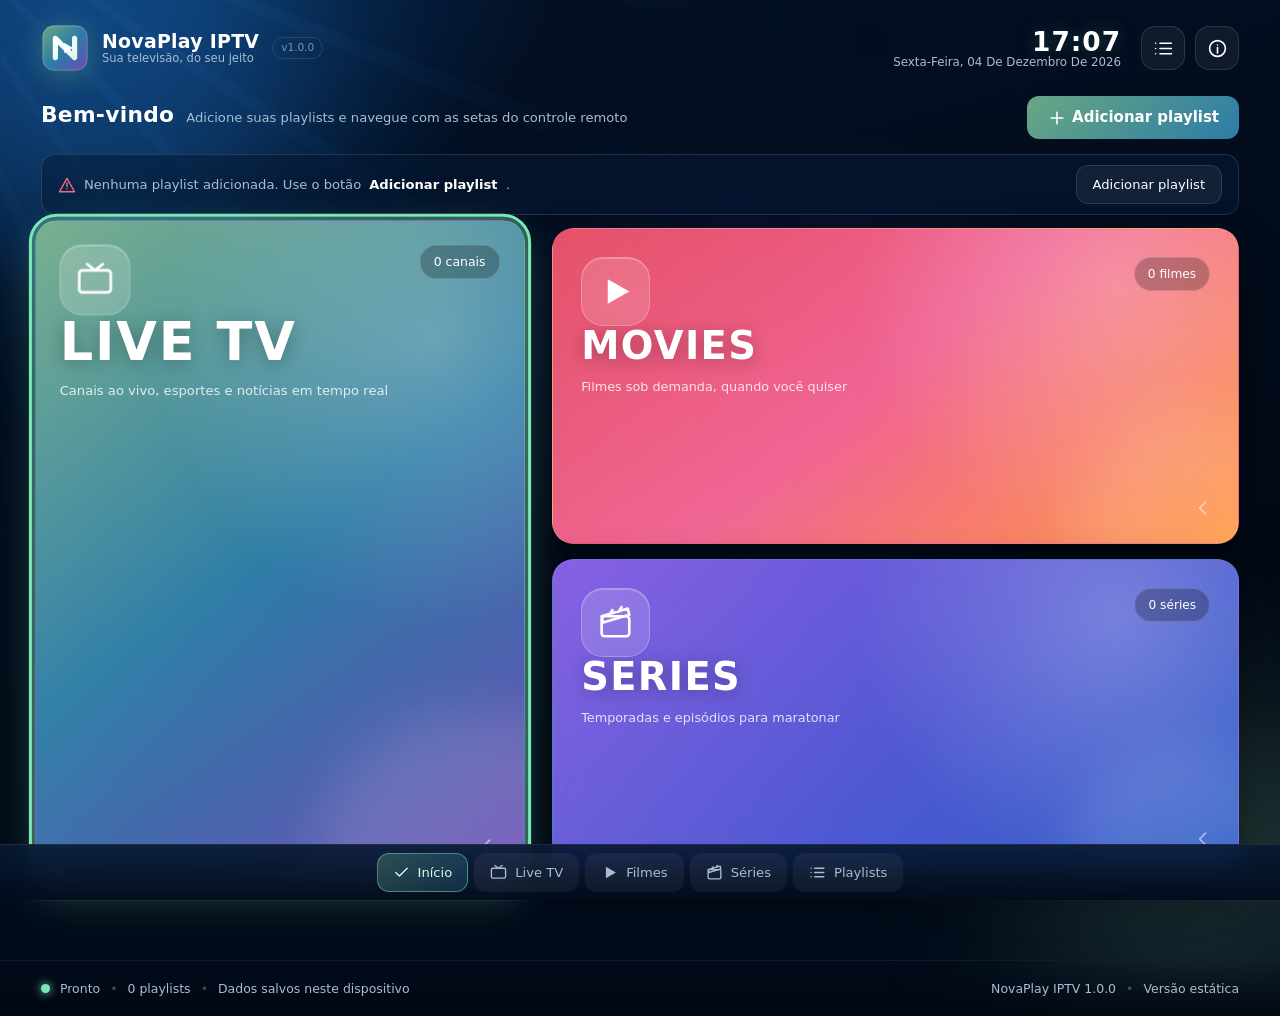
<file: docs/index.html>
<!doctype html>
<!-- Versão estática do NovaPlay IPTV — funciona no GitHub Pages, sem PHP. -->
<html lang="pt-BR">
<head>
<meta charset="utf-8">
<meta name="viewport" content="width=device-width,initial-scale=1,viewport-fit=cover">
<meta name="theme-color" content="#020B19">
<meta http-equiv="Cache-Control" content="no-cache, no-store, must-revalidate">
<meta name="description" content="Player IPTV estático — playlists salvas no dispositivo">
<title>NovaPlay IPTV</title>
<link rel="manifest" href="manifest.json">
<link rel="icon" href="assets/icons/icon.svg" type="image/svg+xml">
<link href="assets/css/vendor/bootstrap.min.css?v=static1" rel="stylesheet">
<link href="assets/css/vendor/video-js.min.css?v=static1" rel="stylesheet">
<link href="assets/css/base.css?v=static1" rel="stylesheet">
<link href="assets/css/home.css?v=static1" rel="stylesheet">
<link href="assets/css/app.css?v=static1" rel="stylesheet">
</head>
<body class="page-home" data-page="home">

<svg class="svg-sprite" aria-hidden="true" width="0" height="0" style="position:absolute">
  <symbol id="i-tv" viewBox="0 0 24 24"><rect x="2" y="6" width="20" height="14" rx="2"/><path d="M7 2l5 4 5-4"/></symbol>
  <symbol id="i-play" viewBox="0 0 24 24"><path d="M7 4l14 8-14 8z" fill="currentColor" stroke="none"/></symbol>
  <symbol id="i-clapper" viewBox="0 0 24 24"><rect x="3" y="8" width="18" height="13" rx="2"/><path d="M3 8l17-5 1 4-17 5zM8 7l2-3M14 5l2-3"/></symbol>
  <symbol id="i-user" viewBox="0 0 24 24"><circle cx="12" cy="8" r="4"/><path d="M4 21a8 8 0 0 1 16 0"/></symbol>
  <symbol id="i-info" viewBox="0 0 24 24"><circle cx="12" cy="12" r="9"/><path d="M12 11v6m0-9h.01"/></symbol>
  <symbol id="i-back" viewBox="0 0 24 24"><path d="M15 5l-7 7 7 7"/></symbol>
  <symbol id="i-list" viewBox="0 0 24 24"><path d="M8 6h13M8 12h13M8 18h13M3 6h.01M3 12h.01M3 18h.01"/></symbol>
  <symbol id="i-plus" viewBox="0 0 24 24"><path d="M12 5v14M5 12h14"/></symbol>
  <symbol id="i-refresh" viewBox="0 0 24 24"><path d="M20 6v5h-5M4 18v-5h5"/><path d="M19 11a7 7 0 0 0-12-3L4 11m1 2a7 7 0 0 0 12 3l3-3"/></symbol>
  <symbol id="i-trash" viewBox="0 0 24 24"><path d="M4 7h16M9 7V4h6v3m-9 0l1 14h10l1-14"/></symbol>
  <symbol id="i-heart" viewBox="0 0 24 24"><path d="M12 20s-8-4.6-8-10a4.5 4.5 0 0 1 8-2.8A4.5 4.5 0 0 1 20 10c0 5.4-8 10-8 10z"/></symbol>
  <symbol id="i-warn" viewBox="0 0 24 24"><path d="M12 3l10 18H2L12 3zM12 9v5m0 3h.01"/></symbol>
  <symbol id="i-check" viewBox="0 0 24 24"><path d="M4 12l5 5L20 6"/></symbol>
  <symbol id="i-volume" viewBox="0 0 24 24"><path d="M4 9v6h4l5 4V5L8 9H4zM17 9a4 4 0 0 1 0 6"/></symbol>
  <symbol id="i-expand" viewBox="0 0 24 24"><path d="M8 3H3v5M16 3h5v5M8 21H3v-5m13 5h5v-5"/></symbol>
  <symbol id="i-bolt" viewBox="0 0 24 24"><path d="M13 2L4 14h7l-1 8 9-12h-7l1-8z"/></symbol>
</svg>

<div class="ambient-orb one"></div><div class="ambient-orb two"></div>

<header class="app-header">
  <a class="brand" href="#home" data-focusable aria-label="Início">
    <img class="brand-logo" src="assets/logos/logo.svg" alt="">
    <span class="brand-text"><strong class="brand-name">NovaPlay IPTV</strong><span class="brand-tag">Sua televisão, do seu jeito</span></span>
    <span class="brand-version">v1.0.0</span>
  </a>
  <div class="header-tools">
    <div class="clock"><span class="clock-time" id="clock-time">--:--</span><span class="clock-date" id="clock-date">--</span></div>
    <button class="icon-btn" id="btn-back" data-focusable title="Voltar" style="display:none"><svg class="ico"><use href="#i-back"/></svg></button>
    <button class="icon-btn" id="btn-playlists" data-focusable title="Playlists"><svg class="ico"><use href="#i-list"/></svg></button>
    <button class="icon-btn" id="btn-about" data-focusable title="Sobre"><svg class="ico"><use href="#i-info"/></svg></button>
  </div>
</header>

<main class="page-main">
  <!-- HOME -->
  <section class="view view-home active" id="view-home">
    <div class="home-shell">
      <div class="home-intro">
        <h1>Bem-vindo</h1>
        <span>Adicione suas playlists e navegue com as setas do controle remoto</span>
        <button class="btn-brand btn-sm ms-auto" id="home-add-playlist" data-focusable><svg class="ico"><use href="#i-plus"/></svg> Adicionar playlist</button>
      </div>
      <div class="home-status" id="home-status"></div>
      <nav class="home-grid" aria-label="Menu principal">
        <a class="menu-card card-live" href="#live" data-view="live" data-focusable>
          <div class="card-top"><span class="card-icon"><svg class="ico"><use href="#i-tv"/></svg></span><span class="card-count" id="count-live">0 canais</span></div>
          <div class="card-body"><span class="card-title">LIVE TV</span><span class="card-sub">Canais ao vivo, esportes e notícias em tempo real</span></div>
          <svg class="ico card-arrow"><use href="#i-back"/></svg>
        </a>
        <div class="home-right">
          <a class="menu-card card-movies" href="#movies" data-view="movies" data-focusable>
            <div class="card-top"><span class="card-icon"><svg class="ico"><use href="#i-play"/></svg></span><span class="card-count" id="count-movies">0 filmes</span></div>
            <div class="card-body"><span class="card-title">MOVIES</span><span class="card-sub">Filmes sob demanda, quando você quiser</span></div>
            <svg class="ico card-arrow"><use href="#i-back"/></svg>
          </a>
          <a class="menu-card card-series" href="#series" data-view="series" data-focusable>
            <div class="card-top"><span class="card-icon"><svg class="ico"><use href="#i-clapper"/></svg></span><span class="card-count" id="count-series">0 séries</span></div>
            <div class="card-body"><span class="card-title">SERIES</span><span class="card-sub">Temporadas e episódios para maratonar</span></div>
            <svg class="ico card-arrow"><use href="#i-back"/></svg>
          </a>
        </div>
      </nav>
    </div>
  </section>

  <!-- LIVE TV -->
  <section class="view view-live" id="view-live">
    <div class="section-head">
      <div><h1 class="section-title">Live TV</h1><p class="section-sub">Canais das suas playlists salvas neste dispositivo</p></div>
      <input class="input-dark" id="channel-search" type="search" placeholder="Buscar canal..." data-nav-ignore>
    </div>
    <div class="live-layout">
      <aside class="panel live-sidebar">
        <div class="panel-head"><h2>Canais</h2><span class="pill" id="channel-total">0</span></div>
        <div class="chip-row" id="category-chips"></div>
        <div class="channel-list scroll-y" id="channel-list"></div>
      </aside>
      <section class="live-main">
        <div class="player-wrap">
          <video id="live-video" controls playsinline preload="none" tabindex="0" aria-label="Player de canal ao vivo"></video>
          <div class="player-overlay">
            <div class="top"><span class="player-badge live">● AO VIVO</span><span class="player-title" id="player-title">Selecione um canal</span><span class="player-badge" id="player-clock">--:--</span></div>
            <div class="bottom"><div class="player-ctrl">
              <button id="btn-play" data-focusable><svg class="ico"><use href="#i-play"/></svg></button>
              <button id="btn-mute" data-focusable><svg class="ico"><use href="#i-volume"/></svg></button>
              <button id="btn-fs" data-focusable><svg class="ico"><use href="#i-expand"/></svg></button>
              <select id="quality-select" class="form-select dark" style="width:auto;padding:.35rem .6rem;font-size:.75rem" data-focusable><option value="-1">Automático</option></select>
            </div></div>
          </div>
          <div class="player-message" id="player-message"><div><svg class="ico"><use href="#i-tv"/></svg><div>Adicione uma playlist e selecione um canal para assistir.</div></div></div>
        </div>
        <div class="panel epg-panel">
          <div class="panel-head"><h3>Programação</h3><span class="pill" id="epg-channel-name">—</span></div>
          <div class="epg-list scroll-y" id="epg-list"><div class="text-secondary small">A programação aparece quando o provedor fornece EPG.</div></div>
          <div class="next-info" id="next-info">Próximo programa: —</div>
        </div>
      </section>
    </div>
  </section>

  <!-- MOVIES -->
  <section class="view view-movies" id="view-movies">
    <div class="section-head"><div><h1 class="section-title">Filmes</h1><p class="section-sub">Catálogo salvo neste dispositivo</p></div></div>
    <div class="catalog-toolbar">
      <input class="input-dark" id="movie-search" type="search" placeholder="Buscar filme ou gênero..." data-nav-ignore>
      <select class="form-select dark" id="movie-category" data-focusable><option value="all">Todos os filmes</option></select>
    </div>
    <div class="catalog-grid" id="movie-grid"></div>
  </section>

  <!-- SERIES -->
  <section class="view view-series" id="view-series">
    <div class="section-head"><div><h1 class="section-title">Séries</h1><p class="section-sub">Temporadas e episódios das suas playlists</p></div></div>
    <div class="catalog-toolbar">
      <input class="input-dark" id="series-search" type="search" placeholder="Buscar série..." data-nav-ignore>
      <select class="form-select dark" id="series-category" data-focusable><option value="all">Todas as séries</option></select>
    </div>
    <div class="catalog-grid" id="series-grid"></div>
  </section>
</main>

<nav class="spa-nav" aria-label="Navegação principal">
  <button data-view="home" class="active" data-focusable><svg class="ico"><use href="#i-check"/></svg> Início</button>
  <button data-view="live" data-focusable><svg class="ico"><use href="#i-tv"/></svg> Live TV</button>
  <button data-view="movies" data-focusable><svg class="ico"><use href="#i-play"/></svg> Filmes</button>
  <button data-view="series" data-focusable><svg class="ico"><use href="#i-clapper"/></svg> Séries</button>
  <button data-action="playlists" data-focusable><svg class="ico"><use href="#i-list"/></svg> Playlists</button>
</nav>

<!-- Playlists -->
<div class="modal fade" id="playlists-modal" tabindex="-1" aria-hidden="true">
  <div class="modal-dialog modal-lg modal-dialog-centered"><div class="modal-content modal-dark">
    <div class="modal-header border-secondary"><h5 class="modal-title">Minhas playlists</h5><button class="btn-close btn-close-white" data-bs-dismiss="modal"></button></div>
    <div class="modal-body">
      <ul class="nav nav-tabs mb-3">
        <li class="nav-item"><button class="nav-link active" data-bs-toggle="tab" data-bs-target="#tab-m3u">M3U / M3U8</button></li>
        <li class="nav-item"><button class="nav-link" data-bs-toggle="tab" data-bs-target="#tab-xtream">Xtream Codes / API</button></li>
      </ul>
      <div class="tab-content">
        <div class="tab-pane fade show active" id="tab-m3u"><form id="form-m3u" class="row g-3">
          <div class="col-12"><label class="form-label">Nome</label><input class="input-dark w-100" name="name" placeholder="Ex.: Canais da casa" required></div>
          <div class="col-12"><label class="form-label">Link M3U / M3U8</label><input class="input-dark w-100" name="url" placeholder="https://provedor.com/playlist.m3u8"></div>
          <div class="col-12"><label class="form-label">Ou arquivo M3U</label><input class="input-dark w-100" type="file" name="file" accept=".m3u,.m3u8,.txt"></div>
          <div class="col-12 text-secondary small">Informe o link ou selecione um arquivo. Os dados ficam salvos neste dispositivo.</div>
        </form></div>
        <div class="tab-pane fade" id="tab-xtream"><form id="form-xtream" class="row g-3">
          <div class="col-md-6"><label class="form-label">Nome</label><input class="input-dark w-100" name="name" placeholder="Ex.: Provedor X" required></div>
          <div class="col-md-6"><label class="form-label">URL do servidor</label><input class="input-dark w-100" name="url" placeholder="http://host:8080" required></div>
          <div class="col-md-6"><label class="form-label">Usuário</label><input class="input-dark w-100" name="username" required></div>
          <div class="col-md-6"><label class="form-label">Senha</label><input class="input-dark w-100" type="password" name="password" required></div>
        </form></div>
      </div>
      <div id="playlist-status" class="small mt-3"></div><div id="playlist-list" class="mt-3"></div>
    </div>
    <div class="modal-footer border-secondary"><button class="btn-ghost" data-bs-dismiss="modal">Fechar</button><button class="btn-brand" id="btn-add-playlist">Adicionar e importar</button></div>
  </div></div>
</div>

<div class="modal fade" id="about-modal" tabindex="-1" aria-hidden="true"><div class="modal-dialog modal-dialog-centered"><div class="modal-content modal-dark">
  <div class="modal-header border-secondary"><h5 class="modal-title">Sobre</h5><button class="btn-close btn-close-white" data-bs-dismiss="modal"></button></div>
  <div class="modal-body text-secondary small">NovaPlay IPTV — versão estática. Playlists e preferências ficam salvas neste dispositivo. A importação depende do provedor permitir acesso direto pelo navegador (CORS).</div>
</div></div></div>

<div class="nova-loading" id="nova-loading" role="status" aria-live="polite"><div class="loading-box">
  <div class="loading-mark"><img src="assets/logos/logo.svg" alt=""></div>
  <h2 class="loading-title" id="loading-title">Carregando...</h2>
  <p class="loading-step" id="loading-step">Preparando...</p>
  <div class="loading-track"><span></span></div>
  <div class="loading-hint">Seus dados ficam salvos neste dispositivo</div>
</div></div>

<!-- Filmes -->
<div class="modal fade" id="detail-modal" tabindex="-1" aria-hidden="true"><div class="modal-dialog modal-xl modal-dialog-centered"><div class="modal-content modal-dark">
  <div class="modal-header border-secondary"><h5 class="modal-title">Detalhes do filme</h5><button class="btn-close btn-close-white" data-bs-dismiss="modal"></button></div>
  <div class="modal-body p-0" id="detail-content"></div>
</div></div></div>
<div class="modal fade" id="play-modal" tabindex="-1" aria-hidden="true"><div class="modal-dialog modal-xl modal-dialog-centered"><div class="modal-content modal-dark">
  <div class="modal-header border-secondary"><h5 class="modal-title" id="play-title">Reproduzindo</h5><button class="btn-close btn-close-white" id="play-close" data-bs-dismiss="modal"></button></div>
  <div class="modal-body p-0"><div class="player-wrap" style="border:0;border-radius:0"><video id="movie-video" controls playsinline preload="none" tabindex="0" aria-label="Player de filme"></video><div class="player-message" id="play-message"><div>Erro ao carregar o vídeo.</div></div></div></div>
</div></div></div>

<!-- Séries -->
<div class="modal fade" id="series-detail-modal" tabindex="-1" aria-hidden="true"><div class="modal-dialog modal-xl modal-dialog-centered"><div class="modal-content modal-dark">
  <div class="modal-header border-secondary"><h5 class="modal-title">Detalhes da série</h5><button class="btn-close btn-close-white" data-bs-dismiss="modal"></button></div>
  <div class="modal-body p-0" id="series-detail-content"></div>
</div></div></div>
<div class="modal fade" id="series-play-modal" tabindex="-1" aria-hidden="true"><div class="modal-dialog modal-xl modal-dialog-centered"><div class="modal-content modal-dark">
  <div class="modal-header border-secondary"><h5 class="modal-title" id="series-play-title">Reproduzindo</h5><button class="btn-close btn-close-white" id="series-play-close" data-bs-dismiss="modal"></button></div>
  <div class="modal-body p-0"><div class="player-wrap" style="border:0;border-radius:0"><video id="series-video" controls playsinline preload="none" tabindex="0" aria-label="Player de episódio"></video><div class="player-message" id="series-play-message"><div>Erro ao carregar o vídeo.</div></div></div></div>
</div></div></div>

<footer class="app-footer">
  <div class="footer-left"><span class="status-dot" id="conn-dot"></span><span id="conn-label">Pronto</span><span class="footer-sep">•</span><span id="footer-playlists">0 playlists</span><span class="footer-sep">•</span><span>Dados salvos neste dispositivo</span></div>
  <div class="footer-right"><span>NovaPlay IPTV 1.0.0</span><span class="footer-sep">•</span><span>Versão estática</span></div>
</footer>
<div id="toast-region" class="toast-region" aria-live="polite"></div>

<script src="assets/js/vendor/bootstrap.bundle.min.js?v=static1"></script>
<script src="assets/js/vendor/hls.min.js?v=static1"></script>
<script src="assets/js/vendor/video.min.js?v=static1"></script>
<script>window.NOVA_STATIC=true; window.NOVA_STORAGE_KEY='novaplay:static:v1'; window.NOVA_DB_NAME='novaplay-static'; window.NOVAPLAY={base:'.',page:'home',name:'NovaPlay IPTV',version:'1.0.0',static:true};</script>
<script src="assets/js/app.js?v=static1"></script>
<script src="assets/js/store.js?v=static1"></script>
<script src="js/static-api.js?v=static1"></script>
<script src="assets/js/playlists.js?v=static1"></script>
<script src="assets/js/player.js?v=static1"></script>
<script src="assets/js/home.js?v=static1"></script>
<script src="assets/js/live.js?v=static1"></script>
<script src="assets/js/movies.js?v=static1"></script>
<script src="assets/js/series.js?v=static1"></script>
</body>
</html>
</file>
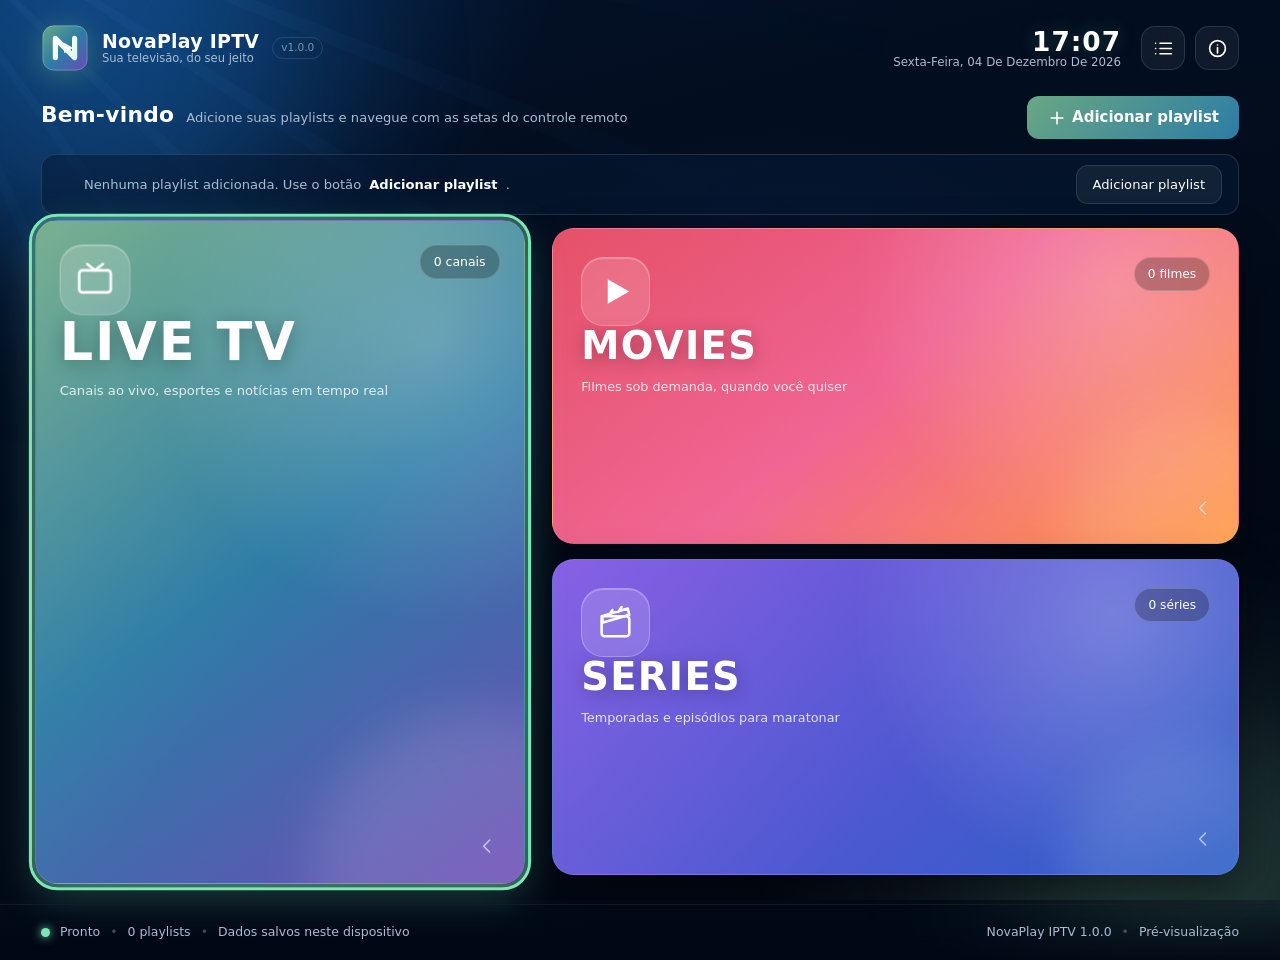
<file: preview.html>
<!doctype html>
<!-- Pré-visualização estática da Home. O layout funciona sem PHP; a importação exige o proxy PHP. -->
<html lang="pt-BR">
<head>
<meta charset="utf-8">
<meta name="viewport" content="width=device-width,initial-scale=1,viewport-fit=cover">
<meta name="theme-color" content="#020B19">
<title>Pré-visualização — NovaPlay IPTV</title>
<link href="https://cdn.jsdelivr.net/npm/bootstrap@5.3.3/dist/css/bootstrap.min.css" rel="stylesheet">
<link href="assets/css/base.css" rel="stylesheet">
<link href="assets/css/home.css" rel="stylesheet">
<link href="assets/css/app.css" rel="stylesheet">
</head>
<body class="page-home" data-page="home">
<svg class="svg-sprite" aria-hidden="true" width="0" height="0" style="position:absolute">
  <symbol id="i-tv" viewBox="0 0 24 24"><rect x="2" y="6" width="20" height="14" rx="2"/><path d="M7 2l5 4 5-4"/></symbol>
  <symbol id="i-play" viewBox="0 0 24 24"><path d="M7 4l14 8-14 8z" fill="currentColor" stroke="none"/></symbol>
  <symbol id="i-clapper" viewBox="0 0 24 24"><rect x="3" y="8" width="18" height="13" rx="2"/><path d="M3 8l17-5 1 4-17 5zM8 7l2-3M14 5l2-3"/></symbol>
  <symbol id="i-list" viewBox="0 0 24 24"><path d="M8 6h13M8 12h13M8 18h13M3 6h.01M3 12h.01M3 18h.01"/></symbol>
  <symbol id="i-plus" viewBox="0 0 24 24"><path d="M12 5v14M5 12h14"/></symbol>
  <symbol id="i-refresh" viewBox="0 0 24 24"><path d="M20 6v5h-5M4 18v-5h5"/><path d="M19 11a7 7 0 0 0-12-3L4 11m1 2a7 7 0 0 0 12 3l3-3"/></symbol>
  <symbol id="i-trash" viewBox="0 0 24 24"><path d="M4 7h16M9 7V4h6v3m-9 0l1 14h10l1-14"/></symbol>
  <symbol id="i-heart" viewBox="0 0 24 24"><path d="M12 20s-8-4.6-8-10a4.5 4.5 0 0 1 8-2.8A4.5 4.5 0 0 1 20 10c0 5.4-8 10-8 10z"/></symbol>
  <symbol id="i-info" viewBox="0 0 24 24"><circle cx="12" cy="12" r="9"/><path d="M12 11v6m0-9h.01"/></symbol>
  <symbol id="i-back" viewBox="0 0 24 24"><path d="M15 5l-7 7 7 7"/></symbol>
</svg>
<div class="ambient-orb one"></div><div class="ambient-orb two"></div>

<header class="app-header">
  <a class="brand" href="#" data-focusable>
    <img class="brand-logo" src="assets/logos/logo.svg" alt="">
    <span class="brand-text"><strong class="brand-name">NovaPlay IPTV</strong><span class="brand-tag">Sua televisão, do seu jeito</span></span>
    <span class="brand-version">v1.0.0</span>
  </a>
  <div class="header-tools">
    <div class="clock"><span class="clock-time" id="clock-time">--:--</span><span class="clock-date" id="clock-date">--</span></div>
    <button class="icon-btn" id="btn-playlists" data-focusable title="Playlists"><svg class="ico"><use href="#i-list"/></svg></button>
    <button class="icon-btn" id="btn-about" data-focusable title="Sobre"><svg class="ico"><use href="#i-info"/></svg></button>
  </div>
</header>

<main class="page-main">
  <div class="home-shell">
    <div class="home-intro"><h1>Bem-vindo</h1><span>Adicione suas playlists e navegue com as setas do controle remoto</span>
      <button class="btn-brand btn-sm ms-auto" id="home-add-playlist" data-focusable><svg class="ico"><use href="#i-plus"/></svg> Adicionar playlist</button>
    </div>
    <div class="home-status" id="home-status"></div>
    <nav class="home-grid" aria-label="Menu principal">
      <a class="menu-card card-live" href="#" data-focusable>
        <div class="card-top"><span class="card-icon"><svg class="ico"><use href="#i-tv"/></svg></span><span class="card-count" id="count-live">0 canais</span></div>
        <div class="card-body"><span class="card-title">LIVE TV</span><span class="card-sub">Canais ao vivo, esportes e notícias em tempo real</span></div>
        <svg class="ico card-arrow"><use href="#i-back"/></svg>
      </a>
      <div class="home-right">
        <a class="menu-card card-movies" href="#" data-focusable>
          <div class="card-top"><span class="card-icon"><svg class="ico"><use href="#i-play"/></svg></span><span class="card-count" id="count-movies">0 filmes</span></div>
          <div class="card-body"><span class="card-title">MOVIES</span><span class="card-sub">Filmes sob demanda, quando você quiser</span></div>
          <svg class="ico card-arrow"><use href="#i-back"/></svg>
        </a>
        <a class="menu-card card-series" href="#" data-focusable>
          <div class="card-top"><span class="card-icon"><svg class="ico"><use href="#i-clapper"/></svg></span><span class="card-count" id="count-series">0 séries</span></div>
          <div class="card-body"><span class="card-title">SERIES</span><span class="card-sub">Temporadas e episódios para maratonar</span></div>
          <svg class="ico card-arrow"><use href="#i-back"/></svg>
        </a>
      </div>
    </nav>
  </div>
</main>

<div class="modal fade" id="playlists-modal" tabindex="-1" aria-hidden="true">
  <div class="modal-dialog modal-lg modal-dialog-centered"><div class="modal-content modal-dark">
    <div class="modal-header border-secondary"><h5 class="modal-title">Minhas playlists</h5><button class="btn-close btn-close-white" data-bs-dismiss="modal"></button></div>
    <div class="modal-body">
      <ul class="nav nav-tabs mb-3"><li class="nav-item"><button class="nav-link active" data-bs-toggle="tab" data-bs-target="#tab-m3u">M3U / M3U8</button></li>
      <li class="nav-item"><button class="nav-link" data-bs-toggle="tab" data-bs-target="#tab-xtream">Xtream Codes / API</button></li></ul>
      <div class="tab-content">
        <div class="tab-pane fade show active" id="tab-m3u"><form id="form-m3u" class="row g-3">
          <div class="col-12"><label class="form-label">Nome</label><input class="input-dark w-100" name="name" required></div>
          <div class="col-12"><label class="form-label">Link M3U / M3U8</label><input class="input-dark w-100" name="url"></div>
          <div class="col-12"><label class="form-label">Ou arquivo M3U</label><input class="input-dark w-100" type="file" name="file" accept=".m3u,.m3u8,.txt"></div>
        </form></div>
        <div class="tab-pane fade" id="tab-xtream"><form id="form-xtream" class="row g-3">
          <div class="col-md-6"><label class="form-label">Nome</label><input class="input-dark w-100" name="name" required></div>
          <div class="col-md-6"><label class="form-label">URL do servidor</label><input class="input-dark w-100" name="url" required></div>
          <div class="col-md-6"><label class="form-label">Usuário</label><input class="input-dark w-100" name="username" required></div>
          <div class="col-md-6"><label class="form-label">Senha</label><input class="input-dark w-100" type="password" name="password" required></div>
        </form></div>
      </div>
      <div id="playlist-status" class="small mt-3"></div><div id="playlist-list" class="mt-3"></div>
    </div>
    <div class="modal-footer border-secondary"><button class="btn-ghost" data-bs-dismiss="modal">Fechar</button><button class="btn-brand" id="btn-add-playlist">Adicionar e importar</button></div>
  </div></div>
</div>
<div class="modal fade" id="about-modal" tabindex="-1" aria-hidden="true"><div class="modal-dialog modal-dialog-centered"><div class="modal-content modal-dark">
  <div class="modal-header border-secondary"><h5 class="modal-title">Sobre</h5><button class="btn-close btn-close-white" data-bs-dismiss="modal"></button></div>
  <div class="modal-body text-secondary small">NovaPlay IPTV — player local, sem contas e sem banco. Playlists salvas neste dispositivo.</div>
</div></div></div>

<footer class="app-footer">
  <div class="footer-left"><span class="status-dot" id="conn-dot"></span><span id="conn-label">Pronto</span><span class="footer-sep">•</span><span id="footer-playlists">0 playlists</span><span class="footer-sep">•</span><span>Dados salvos neste dispositivo</span></div>
  <div class="footer-right"><span>NovaPlay IPTV 1.0.0</span><span class="footer-sep">•</span><span>Pré-visualização</span></div>
</footer>
<div id="toast-region" class="toast-region"></div>
<div class="nova-loading" id="nova-loading" role="status" aria-live="polite">
  <div class="loading-box">
    <div class="loading-mark"><img src="assets/logos/logo.svg" alt=""></div>
    <h2 class="loading-title" id="loading-title">Carregando...</h2>
    <p class="loading-step" id="loading-step">Preparando...</p>
    <div class="loading-track"><span></span></div>
    <div class="loading-hint">Seus dados ficam salvos neste dispositivo</div>
  </div>
</div>
<script src="https://cdn.jsdelivr.net/npm/bootstrap@5.3.3/dist/js/bootstrap.bundle.min.js"></script>
<script>window.NOVAPLAY={base:'',page:'home',name:'NovaPlay IPTV',version:'1.0.0'};</script>
<script src="assets/js/app.js"></script>
<script src="assets/js/store.js"></script>
<script src="assets/js/playlists.js"></script>
<script src="assets/js/home.js"></script>
</body>
</html>
</file>
<file: docs/assets/css/base.css>
/* =============================================================
   NovaPlay IPTV — base: variáveis, reset, cabeçalho, rodapé, foco
   ============================================================= */
:root{
  --bg:#020B19;
  --bg-deep:#010713;
  --bg-panel:#071A36;
  --bg-panel-2:#0B2447;
  --green:#69A783;
  --accent:#7CE7B6;
  --blue:#3E9BE0;
  --text:#FFFFFF;
  --muted:#A9BCD1;
  --muted-2:#7C93AC;
  --line:rgba(255,255,255,.12);
  --radius:22px;
  --shadow:0 18px 45px rgba(0,0,0,.45);
  --glow:0 0 0 3px rgba(124,231,182,.35), 0 12px 40px rgba(124,231,182,.25);
  --header-h:96px;
  --footer-h:56px;
}
*{box-sizing:border-box}
html{scroll-behavior:smooth}
body{
  margin:0;min-height:100vh;display:flex;flex-direction:column;
  background:var(--bg);color:var(--text);
  font-family:"Inter","Segoe UI",system-ui,-apple-system,"Helvetica Neue",Arial,sans-serif;
  font-size:15px;line-height:1.5;-webkit-font-smoothing:antialiased;
  overflow-x:hidden;
}
a{color:inherit;text-decoration:none}
button{font:inherit;color:inherit}
img{max-width:100%;display:block}
::-webkit-scrollbar{width:10px;height:10px}
::-webkit-scrollbar-track{background:rgba(255,255,255,.03)}
::-webkit-scrollbar-thumb{background:rgba(255,255,255,.18);border-radius:10px}
::-webkit-scrollbar-thumb:hover{background:rgba(255,255,255,.3)}

/* Navegação por teclado / controle remoto ------------------- */
[data-focusable]{transition:transform .18s ease,box-shadow .18s ease,outline-color .18s ease,border-color .18s ease,background .18s ease;outline:2px solid transparent;outline-offset:4px;cursor:pointer}
[data-focusable]:focus{outline:none}
[data-focusable]:focus-visible,[data-focusable].is-focused{
  outline:3px solid var(--accent);outline-offset:4px;
  transform:scale(1.025);box-shadow:var(--glow);z-index:5;
}
/* Foco visível para qualquer elemento alcançável pelo controle remoto */
.is-focused{outline:3px solid var(--accent);outline-offset:3px;box-shadow:var(--glow);z-index:5}
body.remote-mode .is-focused{outline:4px solid var(--accent);outline-offset:5px;transform:scale(1.02)}
input.is-focused,textarea.is-focused,.folder-card.is-focused,.channel-item.is-focused{transform:none}
[data-focusable]:focus-visible,.modal.show input:focus,.modal.show select:focus,.modal.show button:focus{outline:3px solid var(--accent);outline-offset:3px}
.ico{width:20px;height:20px;fill:none;stroke:currentColor;stroke-width:1.9;stroke-linecap:round;stroke-linejoin:round;flex:none}
.ico-sm{width:16px;height:16px}
.ico-lg{width:34px;height:34px}
.ico-xl{width:52px;height:52px;stroke-width:1.6}

/* Cabeçalho -------------------------------------------------- */
.app-header{
  position:relative;z-index:20;flex:none;min-height:var(--header-h);
  display:flex;align-items:center;justify-content:space-between;gap:24px;
  padding:18px clamp(20px,3.2vw,56px);
}
.brand{display:inline-flex;align-items:center;gap:13px;min-width:0;transition:transform .18s ease}
.brand:hover{transform:translateY(-1px)}
.brand-logo{width:48px;height:48px;filter:drop-shadow(0 4px 14px rgba(105,167,131,.45));border-radius:12px}
.brand-text{display:flex;flex-direction:column;line-height:1.15;min-width:0}
.brand-name{font-size:1.18rem;font-weight:800;letter-spacing:.3px;white-space:nowrap}
.brand-tag{font-size:.72rem;color:var(--muted);white-space:nowrap;overflow:hidden;text-overflow:ellipsis;max-width:210px}
.brand-version{font-size:.66rem;color:var(--muted-2);border:1px solid var(--line);border-radius:20px;padding:2px 8px;white-space:nowrap}
.header-tools{display:flex;align-items:center;gap:10px}
.clock{display:flex;flex-direction:column;align-items:flex-end;margin-right:10px;line-height:1.1}
.clock-time{font-size:1.65rem;font-weight:700;letter-spacing:1px;font-variant-numeric:tabular-nums;text-shadow:0 0 18px rgba(124,231,182,.25)}
.clock-date{font-size:.74rem;color:var(--muted);text-transform:capitalize}
.icon-btn{
  width:44px;height:44px;display:grid;place-items:center;flex:none;
  border-radius:14px;border:1px solid var(--line);
  background:rgba(255,255,255,.055);backdrop-filter:blur(8px);
}
.icon-btn:hover{background:rgba(255,255,255,.12)}
.icon-btn .ico{width:21px;height:21px}

/* Rodapé ----------------------------------------------------- */
.app-footer{
  flex:none;min-height:var(--footer-h);display:flex;align-items:center;justify-content:space-between;gap:18px;
  padding:12px clamp(20px,3.2vw,56px);
  border-top:1px solid rgba(255,255,255,.07);
  background:linear-gradient(180deg,rgba(2,11,25,0),rgba(1,7,19,.85));
  color:var(--muted);font-size:.78rem;
}
.footer-left,.footer-right{display:flex;align-items:center;gap:10px;flex-wrap:wrap}
.footer-right .ico{width:15px;height:15px}
.footer-sep{opacity:.35}
.footer-terms{opacity:.7}
.status-dot{width:9px;height:9px;border-radius:50%;background:var(--accent);box-shadow:0 0 10px var(--accent)}
.status-dot.offline{background:#F07178;box-shadow:0 0 10px #F07178}

/* Aplicação de página única ---------------------------------- */
.view{display:none}
.view.active{display:block}
.view-home.active{display:flex}
.spa-nav{
  flex:none;z-index:30;display:flex;gap:6px;justify-content:center;flex-wrap:wrap;
  padding:8px clamp(12px,2vw,30px);border-top:1px solid var(--line);
  background:linear-gradient(180deg,rgba(7,26,54,.92),rgba(3,12,28,.96));
  position:sticky;bottom:0;backdrop-filter:blur(10px);
}
.spa-nav button{
  display:inline-flex;align-items:center;gap:8px;padding:9px 15px;border-radius:12px;
  border:1px solid transparent;background:rgba(255,255,255,.05);color:var(--muted);font-size:.82rem;
}
.spa-nav button:hover{background:rgba(255,255,255,.12);color:#fff}
.spa-nav button.active{background:linear-gradient(135deg,rgba(105,167,131,.35),rgba(44,124,166,.25));border-color:rgba(124,231,182,.45);color:#DFF8EC}
.spa-nav .ico{width:17px;height:17px}

/* Conteúdo --------------------------------------------------- */
.page-main{flex:1;min-height:0;position:relative;z-index:2;padding:0 clamp(20px,3.2vw,56px) 28px}
.section-head{display:flex;align-items:center;justify-content:space-between;gap:16px;margin-bottom:18px;flex-wrap:wrap}
.section-title{margin:0;font-size:clamp(1.35rem,2vw,1.8rem);font-weight:750;letter-spacing:.2px}
.section-sub{color:var(--muted);font-size:.85rem;margin:2px 0 0}
.pill{
  display:inline-flex;align-items:center;gap:7px;padding:7px 14px;border-radius:30px;
  border:1px solid var(--line);background:rgba(255,255,255,.05);color:var(--muted);font-size:.8rem;
}
.pill.active{background:rgba(105,167,131,.2);border-color:rgba(124,231,182,.55);color:#DFF8EC}
.pill:hover{color:#fff}

/* Botões e campos -------------------------------------------- */
.btn-brand{background:linear-gradient(135deg,var(--green),#2C7CA6);border:0;color:#fff;font-weight:650;border-radius:12px;padding:.65rem 1.25rem}
.btn-brand:hover{filter:brightness(1.1);color:#fff}
.btn-ghost{background:rgba(255,255,255,.06);border:1px solid var(--line);color:#fff;border-radius:12px;padding:.55rem 1rem}
.btn-ghost:hover{background:rgba(255,255,255,.13);color:#fff}
.input-dark,.form-select.dark{
  background:rgba(7,26,54,.85);border:1px solid var(--line);color:#fff;border-radius:12px;padding:.6rem .9rem;
}
.input-dark:focus,.form-select.dark:focus{border-color:var(--accent);box-shadow:0 0 0 3px rgba(124,231,182,.18);background:#071A36;color:#fff}
.input-dark::placeholder{color:var(--muted-2)}
label.form-label{color:var(--muted);font-size:.82rem;margin-bottom:6px}

/* Modal dark -------------------------------------------------- */
.modal-dark{background:linear-gradient(160deg,#0B2447,#061327);border:1px solid var(--line);border-radius:20px;color:#fff}
.modal-dark .modal-header,.modal-dark .modal-footer{border-color:var(--line)}
.modal-backdrop.show{background:rgba(0,4,12,.78);backdrop-filter:blur(4px)}

/* Tela de carregamento --------------------------------------- */
.nova-loading{
  position:fixed;inset:0;z-index:3000;display:grid;place-items:center;
  background:radial-gradient(ellipse at 50% 40%,rgba(16,86,158,.35),transparent 55%),rgba(1,7,19,.94);
  -webkit-backdrop-filter:blur(8px);backdrop-filter:blur(8px);
  opacity:0;visibility:hidden;pointer-events:none;transition:opacity .25s ease,visibility .25s ease;
}
.nova-loading.show{opacity:1;visibility:visible;pointer-events:auto}
.loading-box{display:flex;flex-direction:column;align-items:center;gap:18px;text-align:center;padding:28px;max-width:420px}
.loading-mark{position:relative;width:104px;height:104px;display:grid;place-items:center}
.loading-mark::before,.loading-mark::after{content:"";position:absolute;border-radius:50%;inset:0}
.loading-mark::before{border:2px solid rgba(124,231,182,.15);border-top-color:var(--accent);animation:spin 1.1s linear infinite}
.loading-mark::after{inset:12px;border:2px solid rgba(62,155,224,.18);border-bottom-color:var(--blue);animation:spin 1.6s linear infinite reverse}
.loading-mark img{width:56px;height:56px;animation:logoPulse 1.8s ease-in-out infinite}
@keyframes logoPulse{0%,100%{transform:scale(1);filter:drop-shadow(0 0 8px rgba(124,231,182,.35))}50%{transform:scale(1.08);filter:drop-shadow(0 0 22px rgba(124,231,182,.7))}}
.loading-title{font-size:1.25rem;font-weight:750;letter-spacing:.3px;margin:0}
.loading-step{color:var(--muted);font-size:.86rem;min-height:1.3em;margin:0}
.loading-track{width:240px;height:4px;border-radius:6px;background:rgba(255,255,255,.12);overflow:hidden}
.loading-track span{display:block;height:100%;width:35%;border-radius:6px;background:linear-gradient(90deg,var(--green),var(--accent),var(--blue));animation:loadingSlide 1.4s ease-in-out infinite}
@keyframes loadingSlide{0%{transform:translateX(-110%)}100%{transform:translateX(390%)}}
.loading-hint{color:var(--muted-2);font-size:.74rem}

/* Toasts ------------------------------------------------------ */
.toast-region{position:fixed;right:24px;bottom:76px;z-index:2000;display:flex;flex-direction:column;gap:10px}
.toast-item{
  background:rgba(11,36,71,.96);border:1px solid var(--line);border-left:3px solid var(--accent);
  border-radius:12px;padding:11px 16px;box-shadow:var(--shadow);font-size:.85rem;animation:toastIn .25s ease;
}
.toast-item.error{border-left-color:#F07178}
@keyframes toastIn{from{opacity:0;transform:translateX(20px)}to{opacity:1;transform:none}}

/* Utilitários ------------------------------------------------- */
.empty-state{
  display:flex;flex-direction:column;align-items:center;justify-content:center;text-align:center;gap:12px;
  min-height:260px;padding:36px;border:1px dashed rgba(255,255,255,.18);border-radius:20px;
  background:rgba(7,26,54,.35);color:var(--muted);
}
.empty-state .ico{width:46px;height:46px;color:var(--green)}
.empty-state strong{color:#fff;font-size:1.05rem}
.loading-line{height:2px;background:linear-gradient(90deg,transparent,var(--accent),transparent);background-size:200% 100%;animation:slide 1.4s infinite}
@keyframes slide{to{background-position:-200% 0}}
.text-muted-2{color:var(--muted-2)}
.spin{animation:spin 1s linear infinite}
@keyframes spin{to{transform:rotate(360deg)}}

@media (max-width:760px){
  :root{--header-h:76px}
  .brand-tag,.brand-version{display:none}
  .brand-logo{width:40px;height:40px}
  .brand-name{font-size:1rem}
  .clock{margin-right:0}
  .clock-time{font-size:1.15rem}
  .clock-date{font-size:.62rem}
  .icon-btn{width:38px;height:38px;border-radius:11px}
  .header-tools{gap:6px}
  .app-footer{flex-direction:column;align-items:flex-start;gap:6px;padding:10px 20px}
  .toast-region{right:12px;left:12px;bottom:96px}
}
@media (prefers-reduced-motion:reduce){
  *,*::before,*::after{animation-duration:.01ms!important;transition-duration:.01ms!important}
}
</file>
<file: docs/assets/css/home.css>
/* =============================================================
   Tela inicial — fundo tecnológico e grade: LIVE TV | MOVIES/SERIES
   ============================================================= */
body.page-home{background:#020B19}
body.page-home::before{
  content:"";position:fixed;inset:0;z-index:0;pointer-events:none;
  background:
    radial-gradient(ellipse 58% 62% at 8% -6%, rgba(16,86,158,.60), transparent 62%),
    radial-gradient(ellipse 46% 50% at 88% 108%, rgba(105,167,131,.22), transparent 65%),
    radial-gradient(ellipse 36% 40% at 62% 42%, rgba(69,62,166,.20), transparent 70%),
    linear-gradient(165deg,#031026 0%,#020B19 55%,#010713 100%);
}
body.page-home::after{
  content:"";position:fixed;inset:-20%;z-index:0;pointer-events:none;opacity:.7;
  background:
    repeating-conic-gradient(from 196deg at 6% 2%, rgba(94,176,255,.075) 0deg 1.6deg, transparent 1.6deg 11deg),
    repeating-linear-gradient(118deg, rgba(255,255,255,.022) 0 1px, transparent 1px 74px);
  mask-image:radial-gradient(ellipse 70% 70% at 18% 10%,#000 0%,transparent 72%);
  -webkit-mask-image:radial-gradient(ellipse 70% 70% at 18% 10%,#000 0%,transparent 72%);
  animation:ambientDrift 26s ease-in-out infinite alternate;
}
@keyframes ambientDrift{from{transform:translate3d(-1.2%,-.6%,0) scale(1)}to{transform:translate3d(1.5%,1%,0) scale(1.05)}}
.ambient-orb{
  position:fixed;border-radius:50%;filter:blur(80px);pointer-events:none;z-index:0;
  animation:orbPulse 9s ease-in-out infinite alternate;
}
.ambient-orb.one{width:420px;height:420px;left:-120px;top:-140px;background:rgba(28,112,196,.35)}
.ambient-orb.two{width:360px;height:360px;right:-100px;bottom:-130px;background:rgba(105,167,131,.20);animation-delay:-4s}
@keyframes orbPulse{from{opacity:.55;transform:scale(.94)}to{opacity:1;transform:scale(1.08)}}
body.page-home .app-header,body.page-home .page-main,body.page-home .app-footer{z-index:2}

.home-shell{width:100%;display:flex;flex-direction:column;gap:clamp(12px,1.4vh,20px);flex:1}
.home-intro{display:flex;align-items:baseline;gap:12px;margin-bottom:2px}
.home-intro h1{margin:0;font-size:clamp(1.15rem,1.7vw,1.5rem);font-weight:700;letter-spacing:.3px}
.home-intro span{color:var(--muted);font-size:.82rem}

.home-status{
  display:flex;align-items:center;justify-content:space-between;gap:12px;flex-wrap:wrap;
  padding:10px 16px;border-radius:14px;border:1px solid var(--line);
  background:rgba(7,26,54,.55);color:var(--muted);font-size:.82rem;
}
.home-status span{display:inline-flex;align-items:center;gap:8px}
.home-status .ico{width:18px;height:18px}
.home-status strong{color:#fff}
.home-status.ok{border-color:rgba(124,231,182,.35);background:rgba(105,167,131,.12)}
.home-status.ok .ico{color:var(--accent)}
.home-status.error{border-color:rgba(240,113,120,.45);background:rgba(240,113,120,.12)}
.home-status.error .ico,.home-status.empty .ico{color:#F07178}

/* Duas colunas iguais: Live TV ocupa a coluna inteira; Movies e Series
   empilhados na direita, juntos com a mesma altura do Live TV. */
.home-grid{
  flex:1;min-height:clamp(430px,72vh,780px);
  display:grid;grid-template-columns:minmax(0,.82fr) minmax(0,1.18fr);
  gap:clamp(26px,2.6vw,44px);
}
/* Espaço pequeno apenas entre Movies e Series */
.home-right{display:grid;grid-template-rows:1fr 1fr;gap:clamp(12px,1.2vw,20px);min-height:0}

/* Cartões ---------------------------------------------------- */
.menu-card{
  position:relative;overflow:hidden;isolation:isolate;border-radius:clamp(18px,1.7vw,28px);
  border:1px solid rgba(255,255,255,.16);box-shadow:var(--shadow);
  padding:clamp(22px,2.2vw,40px);display:flex;flex-direction:column;justify-content:space-between;
  min-height:0;color:#fff;will-change:transform;
}
.menu-card::before{
  content:"";position:absolute;inset:0;z-index:-1;
  background:radial-gradient(circle at 82% 18%,rgba(255,255,255,.24),transparent 42%),
             linear-gradient(125deg,rgba(255,255,255,.10),transparent 55%);
}
.menu-card::after{
  content:"";position:absolute;width:240px;height:240px;right:-70px;bottom:-110px;border-radius:50%;
  background:rgba(255,255,255,.11);filter:blur(26px);z-index:-1;transition:transform .35s ease;
}
.menu-card:hover::after{transform:translate(-14px,-14px) scale(1.15)}
.menu-card:hover{box-shadow:0 24px 60px rgba(0,0,0,.55),0 0 34px rgba(255,255,255,.10)}
.menu-card .card-top{display:flex;align-items:flex-start;justify-content:space-between;gap:12px}
.menu-card .card-icon{
  width:clamp(56px,5.4vw,88px);height:clamp(56px,5.4vw,88px);display:grid;place-items:center;border-radius:22px;
  background:rgba(255,255,255,.15);border:1px solid rgba(255,255,255,.25);backdrop-filter:blur(6px);
  box-shadow:inset 0 1px 0 rgba(255,255,255,.25);
}
.menu-card .card-icon .ico{width:55%;height:55%;stroke-width:1.7}
.menu-card .card-count{
  font-size:.76rem;padding:7px 13px;border-radius:30px;background:rgba(0,0,0,.24);
  border:1px solid rgba(255,255,255,.18);white-space:nowrap;
}
.menu-card .card-body{margin-top:auto}
.menu-card .card-title{
  display:block;font-size:clamp(1.8rem,3vw,3rem);font-weight:800;letter-spacing:1.4px;
  line-height:1.05;text-shadow:0 3px 18px rgba(0,0,0,.28);
}
.menu-card .card-sub{display:block;margin-top:10px;font-size:clamp(.8rem,1vw,1rem);color:rgba(255,255,255,.82)}
.menu-card .card-arrow{position:absolute;right:clamp(18px,2vw,32px);bottom:clamp(18px,2vw,30px);opacity:.55;transition:transform .2s ease}
.menu-card:hover .card-arrow{transform:translateX(5px);opacity:1}

.card-live{background:linear-gradient(145deg,#69A783 0%,#2C7CA6 50%,#6C4AB6 100%);padding:clamp(20px,1.8vw,32px)}
.card-live .card-title{font-size:clamp(2.2rem,4vw,4rem);letter-spacing:1.8px}
.card-live .card-icon{background:rgba(255,255,255,.18)}
.card-live::after{width:340px;height:340px;right:-130px;bottom:-170px;background:rgba(255,255,255,.13)}
.card-movies{background:linear-gradient(140deg,#E23E57 0%,#F06292 48%,#FF9A44 100%)}
.card-series{background:linear-gradient(140deg,#7A4FE0 0%,#2C5FC6 100%)}

/* Responsividade -------------------------------------------- */
@media (max-width:980px){
  .home-grid{min-height:0}
  .menu-card{padding:22px}
  .card-live .card-title{font-size:clamp(2rem,4vw,3.2rem)}
}
@media (max-width:760px){
  .home-grid{grid-template-columns:1fr}
  .home-right{grid-template-rows:auto auto;min-height:auto}
  .card-live{min-height:280px}
  .card-movies,.card-series{min-height:220px}
}
@media (max-width:560px){
  .page-main{padding:0 14px 18px}
  .home-shell{gap:12px}
  .home-grid{gap:12px}
  .home-right{gap:12px}
  .menu-card{padding:18px;border-radius:18px}
  .menu-card .card-icon{width:54px;height:54px;border-radius:15px}
  .menu-card .card-title{font-size:1.4rem;letter-spacing:.7px}
  .card-live{min-height:230px}
  .card-live .card-title{font-size:2.2rem}
  .menu-card .card-count{font-size:.68rem;padding:5px 10px}
  .home-intro span{display:none}
}
</file>
<file: docs/assets/css/app.css>
/* =============================================================
   Telas internas do player:Live TV, catálogos, player, multiscreen,
   catch up e configurações.
   ============================================================= */
body[class^="page-"]:not(.page-home){background:radial-gradient(ellipse 70% 55% at 12% -10%,rgba(16,86,158,.42),transparent 60%),radial-gradient(ellipse 55% 50% at 100% 100%,rgba(105,167,131,.14),transparent 60%),#020B19}

.panel{background:linear-gradient(160deg,rgba(11,36,71,.85),rgba(6,19,39,.85));border:1px solid var(--line);border-radius:20px;box-shadow:var(--shadow)}
.panel-head{padding:16px 18px;border-bottom:1px solid var(--line);display:flex;align-items:center;justify-content:space-between;gap:12px}
.panel-head h2,.panel-head h3{margin:0;font-size:1rem;font-weight:700}
.panel-body{padding:16px 18px}
.scroll-y{overflow-y:auto;overscroll-behavior:contain}

/* ---------- Live TV ---------- */
.view-live.active{display:flex;flex-direction:column;min-height:0;height:100%}
.live-layout{display:grid;grid-template-columns:clamp(250px,22vw,340px) minmax(0,1fr);gap:clamp(12px,1.4vw,22px);flex:1;min-height:420px}
.live-sidebar{display:flex;flex-direction:column;min-height:0;overflow:hidden}
.chip-row{display:flex;gap:8px;flex-wrap:nowrap;overflow-x:auto;overflow-y:hidden;padding:12px 14px;border-bottom:1px solid var(--line);flex:none;scrollbar-width:thin}
.chip-row::-webkit-scrollbar{height:6px}
.chip{padding:6px 12px;border-radius:30px;border:1px solid var(--line);background:rgba(255,255,255,.05);color:var(--muted);font-size:.78rem;white-space:nowrap;flex:none}
.chip:hover{color:#fff;background:rgba(255,255,255,.12)}
.chip.active{background:rgba(105,167,131,.22);border-color:rgba(124,231,182,.5);color:#DFF8EC}
.channel-list{flex:1;min-height:180px;overflow-y:auto;padding:8px}
.folder-grid{display:grid;grid-template-columns:repeat(auto-fill,minmax(120px,1fr));gap:10px;padding:4px}
.folder-card{
  display:flex;flex-direction:column;align-items:center;justify-content:center;gap:8px;text-align:center;
  min-height:118px;padding:14px 10px;border-radius:16px;border:1px solid var(--line);
  background:linear-gradient(150deg,rgba(11,36,71,.9),rgba(6,19,39,.9));color:#fff;
}
.folder-card:hover{background:linear-gradient(150deg,rgba(105,167,131,.28),rgba(44,124,166,.2));border-color:rgba(124,231,182,.4)}
.folder-icon{width:46px;height:46px;display:grid;place-items:center;border-radius:14px;background:rgba(105,167,131,.18);color:var(--accent)}
.folder-icon .ico{width:24px;height:24px}
.folder-name{font-size:.84rem;font-weight:650;line-height:1.2;max-width:100%;overflow:hidden;text-overflow:ellipsis;white-space:nowrap}
.folder-count{font-size:.7rem;color:var(--muted)}
.channel-item{display:flex;align-items:center;gap:11px;width:100%;padding:10px;border-radius:14px;border:1px solid transparent;background:transparent;color:#fff;text-align:left}
.channel-item:hover,.channel-item.active{background:rgba(255,255,255,.07);border-color:rgba(255,255,255,.12)}
.channel-item.active{background:linear-gradient(90deg,rgba(105,167,131,.26),rgba(255,255,255,.04));border-color:rgba(124,231,182,.4)}
.channel-logo{width:44px;height:44px;flex:none;border-radius:11px;background:rgba(255,255,255,.08);border:1px solid var(--line);display:grid;place-items:center;overflow:hidden;font-size:.72rem;font-weight:700;color:var(--muted)}
.channel-logo img{width:100%;height:100%;object-fit:contain;padding:4px}
.channel-meta{min-width:0;flex:1}
.channel-name{display:block;font-size:.88rem;font-weight:650;white-space:nowrap;overflow:hidden;text-overflow:ellipsis}
.channel-cat{display:block;font-size:.7rem;color:var(--muted-2);white-space:nowrap;overflow:hidden;text-overflow:ellipsis}
.channel-num{font-size:.7rem;color:var(--muted-2);flex:none}
.fav-btn{border:0;background:transparent;color:var(--muted-2);padding:4px;display:grid;place-items:center;flex:none}
.fav-btn .ico{width:17px;height:17px}
.fav-btn.on{color:#F5C86B}
.fav-btn.on .ico{fill:currentColor}
.live-main{display:flex;flex-direction:column;gap:14px;min-height:0}
.player-wrap{position:relative;flex:none;background:#000;border-radius:20px;overflow:hidden;border:1px solid var(--line);box-shadow:var(--shadow)}
.player-wrap video{width:100%;aspect-ratio:16/9;max-height:46vh;display:block;background:#000;object-fit:contain}
.player-wrap:fullscreen,.player-wrap:-webkit-full-screen{width:100vw;height:100vh;max-height:none;border:0;border-radius:0;display:flex;align-items:center;justify-content:center;background:#000}
.player-wrap:fullscreen video,.player-wrap:-webkit-full-screen video{width:100vw;height:100vh;max-height:none;aspect-ratio:auto;object-fit:contain}
.player-wrap .video-js{width:100%}
.player-overlay{position:absolute;inset:0;display:flex;flex-direction:column;justify-content:space-between;padding:16px;pointer-events:none;background:linear-gradient(180deg,rgba(0,0,0,.55),transparent 35%,transparent 62%,rgba(0,0,0,.7))}
.player-overlay .top,.player-overlay .bottom{display:flex;align-items:center;justify-content:space-between;gap:12px;pointer-events:auto}
.player-badge{padding:5px 11px;border-radius:8px;background:rgba(0,0,0,.55);border:1px solid rgba(255,255,255,.2);font-size:.72rem;letter-spacing:.5px}
.player-badge.live{background:rgba(226,62,87,.85);border-color:transparent}
.player-title{font-size:1rem;font-weight:700;text-shadow:0 2px 8px #000}
.player-ctrl{display:flex;gap:8px;align-items:center}
.player-ctrl button{width:38px;height:38px;display:grid;place-items:center;border-radius:10px;border:1px solid rgba(255,255,255,.25);background:rgba(0,0,0,.55)}
.player-ctrl button:hover{background:rgba(255,255,255,.2)}
.player-message{position:absolute;inset:0;display:grid;place-items:center;text-align:center;padding:30px;background:rgba(1,7,19,.88);color:var(--muted);z-index:3}
.player-message .ico{color:var(--accent);width:44px;height:44px;margin-bottom:10px}
.epg-panel{flex:1;min-height:0;display:flex;flex-direction:column}
.epg-list{flex:1;min-height:0;overflow-y:auto;padding:10px 16px}
.epg-row{display:flex;gap:14px;align-items:flex-start;padding:12px 10px;border-radius:12px;border-bottom:1px solid rgba(255,255,255,.06)}
.epg-row.current{background:rgba(105,167,131,.14)}
.epg-time{flex:none;width:104px;font-size:.78rem;color:var(--muted);font-variant-numeric:tabular-nums}
.epg-info{min-width:0;flex:1}
.epg-title{font-weight:650;font-size:.9rem}
.epg-desc{color:var(--muted-2);font-size:.76rem;margin-top:3px;display:-webkit-box;-webkit-line-clamp:2;-webkit-box-orient:vertical;overflow:hidden}
.epg-now{font-size:.68rem;color:var(--accent);border:1px solid rgba(124,231,182,.45);border-radius:20px;padding:1px 7px;margin-left:6px}
.next-info{font-size:.8rem;color:var(--muted);padding:10px 16px;border-top:1px solid var(--line)}

/* ---------- Catálogos (filmes / séries) ---------- */
.catalog-toolbar{display:flex;gap:10px;align-items:center;flex-wrap:wrap;margin-bottom:16px}
.catalog-toolbar .input-dark{min-width:210px;flex:1;max-width:380px}
.catalog-toolbar select{min-width:150px}
.catalog-grid{display:grid;grid-template-columns:repeat(auto-fill,minmax(clamp(130px,12vw,200px),1fr));gap:clamp(12px,1.4vw,22px)}
.poster-card{position:relative;border-radius:16px;overflow:hidden;border:1px solid var(--line);background:#0B1B31;aspect-ratio:2/3;isolation:isolate}
.poster-card img{width:100%;height:100%;object-fit:cover;transition:transform .4s ease}
.poster-card:hover img{transform:scale(1.06)}
.poster-card::after{content:"";position:absolute;inset:0;background:linear-gradient(180deg,transparent 45%,rgba(1,7,19,.95));z-index:1}
.poster-card .poster-label{position:absolute;left:0;right:0;bottom:0;z-index:2;padding:12px}
.poster-card .poster-name{font-size:.84rem;font-weight:700;line-height:1.25;display:-webkit-box;-webkit-line-clamp:2;-webkit-box-orient:vertical;overflow:hidden}
.poster-card .poster-sub{font-size:.7rem;color:var(--muted);margin-top:3px}
.poster-fav{position:absolute;top:9px;right:9px;z-index:3;width:32px;height:32px;display:grid;place-items:center;border-radius:50%;border:1px solid rgba(255,255,255,.3);background:rgba(0,0,0,.5)}
.poster-fav .ico{width:16px;height:16px}
.poster-fav.on{color:#F5C86B}
.poster-fav.on .ico{fill:currentColor}
.poster-fallback{display:grid;place-items:center;width:100%;height:100%;background:linear-gradient(150deg,#12305a,#0a1a33);color:var(--muted);font-size:2rem;font-weight:800}
.progress-bar{height:4px;background:rgba(255,255,255,.2);border-radius:4px;overflow:hidden;margin-top:8px}
.progress-bar span{display:block;height:100%;background:var(--accent)}
.detail-hero{display:grid;grid-template-columns:clamp(180px,20vw,290px) 1fr;gap:clamp(18px,2.5vw,38px);padding:clamp(18px,2.5vw,36px)}
.detail-poster{aspect-ratio:2/3;border-radius:18px;overflow:hidden;border:1px solid var(--line);box-shadow:var(--shadow)}
.detail-poster img{width:100%;height:100%;object-fit:cover}
.detail-info h2{margin:0 0 8px;font-size:clamp(1.6rem,3vw,2.6rem);font-weight:800}
.detail-meta{display:flex;gap:10px;flex-wrap:wrap;color:var(--muted);font-size:.82rem;margin-bottom:14px}
.detail-desc{color:#D3E0EC;font-size:.92rem;max-width:760px;line-height:1.65}
.detail-actions{display:flex;gap:10px;flex-wrap:wrap;margin-top:22px}
.season-tabs{display:flex;gap:8px;flex-wrap:wrap;margin:20px 0 12px}
.episode-list{display:flex;flex-direction:column;gap:8px}
.episode-row{display:flex;gap:14px;align-items:center;padding:12px;border-radius:14px;border:1px solid var(--line);background:rgba(255,255,255,.035)}
.episode-row:hover{background:rgba(255,255,255,.08)}
.episode-thumb{width:110px;aspect-ratio:16/9;border-radius:9px;background:#0B1B31;overflow:hidden;flex:none}
.episode-thumb img{width:100%;height:100%;object-fit:cover}
.episode-name{font-weight:650;font-size:.9rem}
.episode-num{font-size:.74rem;color:var(--muted)}
.episode-desc{font-size:.76rem;color:var(--muted-2);margin-top:4px;display:-webkit-box;-webkit-line-clamp:2;-webkit-box-orient:vertical;overflow:hidden}

/* ---------- Multiscreen ---------- */
.ms-toolbar{display:flex;align-items:center;gap:12px;flex-wrap:wrap;margin-bottom:16px}
.ms-layout{display:grid;gap:12px;flex:1;min-height:0}
.ms-layout.cols-2{grid-template-columns:repeat(2,1fr);grid-template-rows:repeat(2,1fr)}
.ms-layout.cols-3{grid-template-columns:repeat(3,1fr);grid-template-rows:1fr}
.ms-layout.cols-4{grid-template-columns:repeat(2,1fr);grid-template-rows:repeat(2,1fr)}
.ms-tile{position:relative;background:#000;border:1px solid var(--line);border-radius:16px;overflow:hidden;min-height:0}
.ms-tile video{width:100%;height:100%;object-fit:contain}
.ms-tile .tile-bar{position:absolute;top:0;left:0;right:0;display:flex;align-items:center;justify-content:space-between;gap:8px;padding:8px;background:linear-gradient(180deg,rgba(0,0,0,.8),transparent)}
.ms-tile select{max-width:60%;background:rgba(0,0,0,.7);border:1px solid rgba(255,255,255,.3);border-radius:8px;color:#fff;font-size:.76rem;padding:4px}
.ms-tile .tile-actions{display:flex;gap:4px}
.ms-tile .tile-actions button{width:28px;height:28px;border-radius:8px;border:1px solid rgba(255,255,255,.25);background:rgba(0,0,0,.6);display:grid;place-items:center}
.ms-tile .ico{width:15px;height:15px}
.ms-tile .tile-num{font-size:.75rem;color:#fff;background:rgba(0,0,0,.5);border-radius:6px;padding:2px 7px}

/* ---------- Catch Up ---------- */
.cu-grid{display:grid;grid-template-columns:repeat(auto-fill,minmax(230px,1fr));gap:14px}
.cu-card{display:flex;gap:12px;align-items:center;padding:12px;border-radius:14px;border:1px solid var(--line);background:rgba(255,255,255,.04)}

/* ---------- Configurações ---------- */
.settings-layout{display:grid;grid-template-columns:clamp(190px,17vw,250px) minmax(0,1fr);gap:clamp(12px,1.5vw,22px);align-items:start}
.settings-nav{display:flex;flex-direction:column;gap:4px;padding:10px;position:sticky;top:10px}
.settings-tab{display:flex;align-items:center;gap:10px;padding:11px 13px;border-radius:11px;border:0;background:transparent;color:var(--muted);text-align:left;width:100%}
.settings-tab .ico{width:18px;height:18px}
.settings-tab:hover{background:rgba(255,255,255,.06);color:#fff}
.settings-tab.active{background:linear-gradient(90deg,rgba(105,167,131,.28),rgba(105,167,131,.05));color:#DFF8EC}
.settings-content{min-height:400px}
.settings-section{display:none}
.settings-section.active{display:block}
.form-grid{display:grid;grid-template-columns:repeat(auto-fit,minmax(230px,1fr));gap:16px}
.form-row{display:flex;flex-direction:column;gap:6px}
.form-actions{display:flex;gap:10px;margin-top:18px;flex-wrap:wrap}
.switch-row{display:flex;align-items:center;justify-content:space-between;gap:14px;padding:13px 0;border-bottom:1px solid rgba(255,255,255,.07)}
.switch-row:last-child{border-bottom:0}
.switch-row span small{display:block;color:var(--muted-2);font-size:.74rem}
.form-check-input:checked{background-color:var(--green);border-color:var(--green)}
.playlist-row{display:flex;align-items:center;gap:12px;padding:14px;border-radius:14px;border:1px solid var(--line);background:rgba(255,255,255,.035);margin-bottom:10px;flex-wrap:wrap}
.playlist-row.selected{border-color:rgba(124,231,182,.55);background:rgba(105,167,131,.14);box-shadow:0 0 0 1px rgba(124,231,182,.15)}
.playlist-row .pl-main{flex:1;min-width:180px}
.playlist-row .pl-name{font-weight:650}
.playlist-row .pl-url{font-size:.72rem;color:var(--muted-2);word-break:break-all}
.badge-soft{padding:3px 9px;border-radius:20px;font-size:.7rem;background:rgba(255,255,255,.08);border:1px solid var(--line);color:var(--muted)}
.badge-soft.ok{color:#B6F0D2;background:rgba(105,167,131,.18)}
.badge-soft.err{color:#FFC1C5;background:rgba(240,113,120,.15)}
.kv{display:flex;justify-content:space-between;gap:12px;padding:10px 0;border-bottom:1px solid rgba(255,255,255,.07);font-size:.85rem}
.kv span:first-child{color:var(--muted)}

/* ---------- Login ---------- */
.login-page{min-height:100vh;display:grid;place-items:center;padding:24px;background:radial-gradient(circle at 18% 12%,rgba(21,96,177,.45),transparent 48%),radial-gradient(circle at 90% 90%,rgba(105,167,131,.18),transparent 45%),#020B19}
.login-card{width:min(440px,100%);padding:34px;border-radius:26px;background:linear-gradient(160deg,rgba(11,36,71,.95),rgba(4,14,32,.95));border:1px solid var(--line);box-shadow:var(--shadow)}
.login-card .brand-logo{width:58px;height:58px}
.login-card h1{font-size:1.5rem;font-weight:800;margin:18px 0 4px}
.login-card p{color:var(--muted);font-size:.85rem}
.login-card .form-control{background:rgba(255,255,255,.06);border:1px solid var(--line);color:#fff;border-radius:12px;padding:.72rem .9rem}
.login-card .form-control:focus{background:rgba(255,255,255,.1);border-color:var(--accent);color:#fff;box-shadow:0 0 0 3px rgba(124,231,182,.16)}
.login-card .form-control::placeholder{color:var(--muted-2)}

/* ---------- Responsivo ---------- */
@media (max-width:980px){
  .live-layout{grid-template-columns:1fr;height:auto}
  .live-sidebar{max-height:320px}
  .player-wrap video{max-height:none}
  .detail-hero{grid-template-columns:1fr}
  .detail-poster{max-width:260px}
  .settings-layout{grid-template-columns:1fr}
  .settings-nav{position:static;flex-direction:row;overflow-x:auto}
  .settings-tab{white-space:nowrap;width:auto}
}
@media (max-width:620px){
  .catalog-grid{grid-template-columns:repeat(2,1fr)}
  .ms-layout.cols-3{grid-template-columns:1fr;grid-template-rows:auto}
  .ms-layout.cols-4{grid-template-columns:1fr;grid-template-rows:auto}
  .ms-tile{height:210px}
  .episode-thumb{width:76px}
  .detail-hero{padding:16px}
}
</file>
<file: assets/css/base.css>
/* =============================================================
   NovaPlay IPTV — base: variáveis, reset, cabeçalho, rodapé, foco
   ============================================================= */
:root{
  --bg:#020B19;
  --bg-deep:#010713;
  --bg-panel:#071A36;
  --bg-panel-2:#0B2447;
  --green:#69A783;
  --accent:#7CE7B6;
  --blue:#3E9BE0;
  --text:#FFFFFF;
  --muted:#A9BCD1;
  --muted-2:#7C93AC;
  --line:rgba(255,255,255,.12);
  --radius:22px;
  --shadow:0 18px 45px rgba(0,0,0,.45);
  --glow:0 0 0 3px rgba(124,231,182,.35), 0 12px 40px rgba(124,231,182,.25);
  --header-h:96px;
  --footer-h:56px;
}
*{box-sizing:border-box}
html{scroll-behavior:smooth}
body{
  margin:0;min-height:100vh;display:flex;flex-direction:column;
  background:var(--bg);color:var(--text);
  font-family:"Inter","Segoe UI",system-ui,-apple-system,"Helvetica Neue",Arial,sans-serif;
  font-size:15px;line-height:1.5;-webkit-font-smoothing:antialiased;
  overflow-x:hidden;
}
a{color:inherit;text-decoration:none}
button{font:inherit;color:inherit}
img{max-width:100%;display:block}
::-webkit-scrollbar{width:10px;height:10px}
::-webkit-scrollbar-track{background:rgba(255,255,255,.03)}
::-webkit-scrollbar-thumb{background:rgba(255,255,255,.18);border-radius:10px}
::-webkit-scrollbar-thumb:hover{background:rgba(255,255,255,.3)}

/* Navegação por teclado / controle remoto ------------------- */
[data-focusable]{transition:transform .18s ease,box-shadow .18s ease,outline-color .18s ease,border-color .18s ease,background .18s ease;outline:2px solid transparent;outline-offset:4px;cursor:pointer}
[data-focusable]:focus{outline:none}
[data-focusable]:focus-visible,[data-focusable].is-focused{
  outline:3px solid var(--accent);outline-offset:4px;
  transform:scale(1.025);box-shadow:var(--glow);z-index:5;
}
/* Foco visível para qualquer elemento alcançável pelo controle remoto */
.is-focused{outline:3px solid var(--accent);outline-offset:3px;box-shadow:var(--glow);z-index:5}
body.remote-mode .is-focused{outline:4px solid var(--accent);outline-offset:5px;transform:scale(1.02)}
input.is-focused,textarea.is-focused,.folder-card.is-focused,.channel-item.is-focused{transform:none}
[data-focusable]:focus-visible,.modal.show input:focus,.modal.show select:focus,.modal.show button:focus{outline:3px solid var(--accent);outline-offset:3px}
.ico{width:20px;height:20px;fill:none;stroke:currentColor;stroke-width:1.9;stroke-linecap:round;stroke-linejoin:round;flex:none}
.ico-sm{width:16px;height:16px}
.ico-lg{width:34px;height:34px}
.ico-xl{width:52px;height:52px;stroke-width:1.6}

/* Cabeçalho -------------------------------------------------- */
.app-header{
  position:relative;z-index:20;flex:none;min-height:var(--header-h);
  display:flex;align-items:center;justify-content:space-between;gap:24px;
  padding:18px clamp(20px,3.2vw,56px);
}
.brand{display:inline-flex;align-items:center;gap:13px;min-width:0;transition:transform .18s ease}
.brand:hover{transform:translateY(-1px)}
.brand-logo{width:48px;height:48px;filter:drop-shadow(0 4px 14px rgba(105,167,131,.45));border-radius:12px}
.brand-text{display:flex;flex-direction:column;line-height:1.15;min-width:0}
.brand-name{font-size:1.18rem;font-weight:800;letter-spacing:.3px;white-space:nowrap}
.brand-tag{font-size:.72rem;color:var(--muted);white-space:nowrap;overflow:hidden;text-overflow:ellipsis;max-width:210px}
.brand-version{font-size:.66rem;color:var(--muted-2);border:1px solid var(--line);border-radius:20px;padding:2px 8px;white-space:nowrap}
.header-tools{display:flex;align-items:center;gap:10px}
.clock{display:flex;flex-direction:column;align-items:flex-end;margin-right:10px;line-height:1.1}
.clock-time{font-size:1.65rem;font-weight:700;letter-spacing:1px;font-variant-numeric:tabular-nums;text-shadow:0 0 18px rgba(124,231,182,.25)}
.clock-date{font-size:.74rem;color:var(--muted);text-transform:capitalize}
.icon-btn{
  width:44px;height:44px;display:grid;place-items:center;flex:none;
  border-radius:14px;border:1px solid var(--line);
  background:rgba(255,255,255,.055);backdrop-filter:blur(8px);
}
.icon-btn:hover{background:rgba(255,255,255,.12)}
.icon-btn .ico{width:21px;height:21px}

/* Rodapé ----------------------------------------------------- */
.app-footer{
  flex:none;min-height:var(--footer-h);display:flex;align-items:center;justify-content:space-between;gap:18px;
  padding:12px clamp(20px,3.2vw,56px);
  border-top:1px solid rgba(255,255,255,.07);
  background:linear-gradient(180deg,rgba(2,11,25,0),rgba(1,7,19,.85));
  color:var(--muted);font-size:.78rem;
}
.footer-left,.footer-right{display:flex;align-items:center;gap:10px;flex-wrap:wrap}
.footer-right .ico{width:15px;height:15px}
.footer-sep{opacity:.35}
.footer-terms{opacity:.7}
.status-dot{width:9px;height:9px;border-radius:50%;background:var(--accent);box-shadow:0 0 10px var(--accent)}
.status-dot.offline{background:#F07178;box-shadow:0 0 10px #F07178}

/* Aplicação de página única ---------------------------------- */
.view{display:none}
.view.active{display:block}
.view-home.active{display:flex}
.spa-nav{
  flex:none;z-index:30;display:flex;gap:6px;justify-content:center;flex-wrap:wrap;
  padding:8px clamp(12px,2vw,30px);border-top:1px solid var(--line);
  background:linear-gradient(180deg,rgba(7,26,54,.92),rgba(3,12,28,.96));
  position:sticky;bottom:0;backdrop-filter:blur(10px);
}
.spa-nav button{
  display:inline-flex;align-items:center;gap:8px;padding:9px 15px;border-radius:12px;
  border:1px solid transparent;background:rgba(255,255,255,.05);color:var(--muted);font-size:.82rem;
}
.spa-nav button:hover{background:rgba(255,255,255,.12);color:#fff}
.spa-nav button.active{background:linear-gradient(135deg,rgba(105,167,131,.35),rgba(44,124,166,.25));border-color:rgba(124,231,182,.45);color:#DFF8EC}
.spa-nav .ico{width:17px;height:17px}

/* Conteúdo --------------------------------------------------- */
.page-main{flex:1;min-height:0;position:relative;z-index:2;padding:0 clamp(20px,3.2vw,56px) 28px}
.section-head{display:flex;align-items:center;justify-content:space-between;gap:16px;margin-bottom:18px;flex-wrap:wrap}
.section-title{margin:0;font-size:clamp(1.35rem,2vw,1.8rem);font-weight:750;letter-spacing:.2px}
.section-sub{color:var(--muted);font-size:.85rem;margin:2px 0 0}
.pill{
  display:inline-flex;align-items:center;gap:7px;padding:7px 14px;border-radius:30px;
  border:1px solid var(--line);background:rgba(255,255,255,.05);color:var(--muted);font-size:.8rem;
}
.pill.active{background:rgba(105,167,131,.2);border-color:rgba(124,231,182,.55);color:#DFF8EC}
.pill:hover{color:#fff}

/* Botões e campos -------------------------------------------- */
.btn-brand{background:linear-gradient(135deg,var(--green),#2C7CA6);border:0;color:#fff;font-weight:650;border-radius:12px;padding:.65rem 1.25rem}
.btn-brand:hover{filter:brightness(1.1);color:#fff}
.btn-ghost{background:rgba(255,255,255,.06);border:1px solid var(--line);color:#fff;border-radius:12px;padding:.55rem 1rem}
.btn-ghost:hover{background:rgba(255,255,255,.13);color:#fff}
.input-dark,.form-select.dark{
  background:rgba(7,26,54,.85);border:1px solid var(--line);color:#fff;border-radius:12px;padding:.6rem .9rem;
}
.input-dark:focus,.form-select.dark:focus{border-color:var(--accent);box-shadow:0 0 0 3px rgba(124,231,182,.18);background:#071A36;color:#fff}
.input-dark::placeholder{color:var(--muted-2)}
label.form-label{color:var(--muted);font-size:.82rem;margin-bottom:6px}

/* Modal dark -------------------------------------------------- */
.modal-dark{background:linear-gradient(160deg,#0B2447,#061327);border:1px solid var(--line);border-radius:20px;color:#fff}
.modal-dark .modal-header,.modal-dark .modal-footer{border-color:var(--line)}
.modal-backdrop.show{background:rgba(0,4,12,.78);backdrop-filter:blur(4px)}

/* Tela de carregamento --------------------------------------- */
.nova-loading{
  position:fixed;inset:0;z-index:3000;display:grid;place-items:center;
  background:radial-gradient(ellipse at 50% 40%,rgba(16,86,158,.35),transparent 55%),rgba(1,7,19,.94);
  -webkit-backdrop-filter:blur(8px);backdrop-filter:blur(8px);
  opacity:0;visibility:hidden;pointer-events:none;transition:opacity .25s ease,visibility .25s ease;
}
.nova-loading.show{opacity:1;visibility:visible;pointer-events:auto}
.loading-box{display:flex;flex-direction:column;align-items:center;gap:18px;text-align:center;padding:28px;max-width:420px}
.loading-mark{position:relative;width:104px;height:104px;display:grid;place-items:center}
.loading-mark::before,.loading-mark::after{content:"";position:absolute;border-radius:50%;inset:0}
.loading-mark::before{border:2px solid rgba(124,231,182,.15);border-top-color:var(--accent);animation:spin 1.1s linear infinite}
.loading-mark::after{inset:12px;border:2px solid rgba(62,155,224,.18);border-bottom-color:var(--blue);animation:spin 1.6s linear infinite reverse}
.loading-mark img{width:56px;height:56px;animation:logoPulse 1.8s ease-in-out infinite}
@keyframes logoPulse{0%,100%{transform:scale(1);filter:drop-shadow(0 0 8px rgba(124,231,182,.35))}50%{transform:scale(1.08);filter:drop-shadow(0 0 22px rgba(124,231,182,.7))}}
.loading-title{font-size:1.25rem;font-weight:750;letter-spacing:.3px;margin:0}
.loading-step{color:var(--muted);font-size:.86rem;min-height:1.3em;margin:0}
.loading-track{width:240px;height:4px;border-radius:6px;background:rgba(255,255,255,.12);overflow:hidden}
.loading-track span{display:block;height:100%;width:35%;border-radius:6px;background:linear-gradient(90deg,var(--green),var(--accent),var(--blue));animation:loadingSlide 1.4s ease-in-out infinite}
@keyframes loadingSlide{0%{transform:translateX(-110%)}100%{transform:translateX(390%)}}
.loading-hint{color:var(--muted-2);font-size:.74rem}

/* Toasts ------------------------------------------------------ */
.toast-region{position:fixed;right:24px;bottom:76px;z-index:2000;display:flex;flex-direction:column;gap:10px}
.toast-item{
  background:rgba(11,36,71,.96);border:1px solid var(--line);border-left:3px solid var(--accent);
  border-radius:12px;padding:11px 16px;box-shadow:var(--shadow);font-size:.85rem;animation:toastIn .25s ease;
}
.toast-item.error{border-left-color:#F07178}
@keyframes toastIn{from{opacity:0;transform:translateX(20px)}to{opacity:1;transform:none}}

/* Utilitários ------------------------------------------------- */
.empty-state{
  display:flex;flex-direction:column;align-items:center;justify-content:center;text-align:center;gap:12px;
  min-height:260px;padding:36px;border:1px dashed rgba(255,255,255,.18);border-radius:20px;
  background:rgba(7,26,54,.35);color:var(--muted);
}
.empty-state .ico{width:46px;height:46px;color:var(--green)}
.empty-state strong{color:#fff;font-size:1.05rem}
.loading-line{height:2px;background:linear-gradient(90deg,transparent,var(--accent),transparent);background-size:200% 100%;animation:slide 1.4s infinite}
@keyframes slide{to{background-position:-200% 0}}
.text-muted-2{color:var(--muted-2)}
.spin{animation:spin 1s linear infinite}
@keyframes spin{to{transform:rotate(360deg)}}

@media (max-width:760px){
  :root{--header-h:76px}
  .brand-tag,.brand-version{display:none}
  .brand-logo{width:40px;height:40px}
  .brand-name{font-size:1rem}
  .clock{margin-right:0}
  .clock-time{font-size:1.15rem}
  .clock-date{font-size:.62rem}
  .icon-btn{width:38px;height:38px;border-radius:11px}
  .header-tools{gap:6px}
  .app-footer{flex-direction:column;align-items:flex-start;gap:6px;padding:10px 20px}
  .toast-region{right:12px;left:12px;bottom:96px}
}
@media (prefers-reduced-motion:reduce){
  *,*::before,*::after{animation-duration:.01ms!important;transition-duration:.01ms!important}
}
</file>
<file: assets/css/home.css>
/* =============================================================
   Tela inicial — fundo tecnológico e grade: LIVE TV | MOVIES/SERIES
   ============================================================= */
body.page-home{background:#020B19}
body.page-home::before{
  content:"";position:fixed;inset:0;z-index:0;pointer-events:none;
  background:
    radial-gradient(ellipse 58% 62% at 8% -6%, rgba(16,86,158,.60), transparent 62%),
    radial-gradient(ellipse 46% 50% at 88% 108%, rgba(105,167,131,.22), transparent 65%),
    radial-gradient(ellipse 36% 40% at 62% 42%, rgba(69,62,166,.20), transparent 70%),
    linear-gradient(165deg,#031026 0%,#020B19 55%,#010713 100%);
}
body.page-home::after{
  content:"";position:fixed;inset:-20%;z-index:0;pointer-events:none;opacity:.7;
  background:
    repeating-conic-gradient(from 196deg at 6% 2%, rgba(94,176,255,.075) 0deg 1.6deg, transparent 1.6deg 11deg),
    repeating-linear-gradient(118deg, rgba(255,255,255,.022) 0 1px, transparent 1px 74px);
  mask-image:radial-gradient(ellipse 70% 70% at 18% 10%,#000 0%,transparent 72%);
  -webkit-mask-image:radial-gradient(ellipse 70% 70% at 18% 10%,#000 0%,transparent 72%);
  animation:ambientDrift 26s ease-in-out infinite alternate;
}
@keyframes ambientDrift{from{transform:translate3d(-1.2%,-.6%,0) scale(1)}to{transform:translate3d(1.5%,1%,0) scale(1.05)}}
.ambient-orb{
  position:fixed;border-radius:50%;filter:blur(80px);pointer-events:none;z-index:0;
  animation:orbPulse 9s ease-in-out infinite alternate;
}
.ambient-orb.one{width:420px;height:420px;left:-120px;top:-140px;background:rgba(28,112,196,.35)}
.ambient-orb.two{width:360px;height:360px;right:-100px;bottom:-130px;background:rgba(105,167,131,.20);animation-delay:-4s}
@keyframes orbPulse{from{opacity:.55;transform:scale(.94)}to{opacity:1;transform:scale(1.08)}}
body.page-home .app-header,body.page-home .page-main,body.page-home .app-footer{z-index:2}

.home-shell{width:100%;display:flex;flex-direction:column;gap:clamp(12px,1.4vh,20px);flex:1}
.home-intro{display:flex;align-items:baseline;gap:12px;margin-bottom:2px}
.home-intro h1{margin:0;font-size:clamp(1.15rem,1.7vw,1.5rem);font-weight:700;letter-spacing:.3px}
.home-intro span{color:var(--muted);font-size:.82rem}

.home-status{
  display:flex;align-items:center;justify-content:space-between;gap:12px;flex-wrap:wrap;
  padding:10px 16px;border-radius:14px;border:1px solid var(--line);
  background:rgba(7,26,54,.55);color:var(--muted);font-size:.82rem;
}
.home-status span{display:inline-flex;align-items:center;gap:8px}
.home-status .ico{width:18px;height:18px}
.home-status strong{color:#fff}
.home-status.ok{border-color:rgba(124,231,182,.35);background:rgba(105,167,131,.12)}
.home-status.ok .ico{color:var(--accent)}
.home-status.error{border-color:rgba(240,113,120,.45);background:rgba(240,113,120,.12)}
.home-status.error .ico,.home-status.empty .ico{color:#F07178}

/* Duas colunas iguais: Live TV ocupa a coluna inteira; Movies e Series
   empilhados na direita, juntos com a mesma altura do Live TV. */
.home-grid{
  flex:1;min-height:clamp(430px,72vh,780px);
  display:grid;grid-template-columns:minmax(0,.82fr) minmax(0,1.18fr);
  gap:clamp(26px,2.6vw,44px);
}
/* Espaço pequeno apenas entre Movies e Series */
.home-right{display:grid;grid-template-rows:1fr 1fr;gap:clamp(12px,1.2vw,20px);min-height:0}

/* Cartões ---------------------------------------------------- */
.menu-card{
  position:relative;overflow:hidden;isolation:isolate;border-radius:clamp(18px,1.7vw,28px);
  border:1px solid rgba(255,255,255,.16);box-shadow:var(--shadow);
  padding:clamp(22px,2.2vw,40px);display:flex;flex-direction:column;justify-content:space-between;
  min-height:0;color:#fff;will-change:transform;
}
.menu-card::before{
  content:"";position:absolute;inset:0;z-index:-1;
  background:radial-gradient(circle at 82% 18%,rgba(255,255,255,.24),transparent 42%),
             linear-gradient(125deg,rgba(255,255,255,.10),transparent 55%);
}
.menu-card::after{
  content:"";position:absolute;width:240px;height:240px;right:-70px;bottom:-110px;border-radius:50%;
  background:rgba(255,255,255,.11);filter:blur(26px);z-index:-1;transition:transform .35s ease;
}
.menu-card:hover::after{transform:translate(-14px,-14px) scale(1.15)}
.menu-card:hover{box-shadow:0 24px 60px rgba(0,0,0,.55),0 0 34px rgba(255,255,255,.10)}
.menu-card .card-top{display:flex;align-items:flex-start;justify-content:space-between;gap:12px}
.menu-card .card-icon{
  width:clamp(56px,5.4vw,88px);height:clamp(56px,5.4vw,88px);display:grid;place-items:center;border-radius:22px;
  background:rgba(255,255,255,.15);border:1px solid rgba(255,255,255,.25);backdrop-filter:blur(6px);
  box-shadow:inset 0 1px 0 rgba(255,255,255,.25);
}
.menu-card .card-icon .ico{width:55%;height:55%;stroke-width:1.7}
.menu-card .card-count{
  font-size:.76rem;padding:7px 13px;border-radius:30px;background:rgba(0,0,0,.24);
  border:1px solid rgba(255,255,255,.18);white-space:nowrap;
}
.menu-card .card-body{margin-top:auto}
.menu-card .card-title{
  display:block;font-size:clamp(1.8rem,3vw,3rem);font-weight:800;letter-spacing:1.4px;
  line-height:1.05;text-shadow:0 3px 18px rgba(0,0,0,.28);
}
.menu-card .card-sub{display:block;margin-top:10px;font-size:clamp(.8rem,1vw,1rem);color:rgba(255,255,255,.82)}
.menu-card .card-arrow{position:absolute;right:clamp(18px,2vw,32px);bottom:clamp(18px,2vw,30px);opacity:.55;transition:transform .2s ease}
.menu-card:hover .card-arrow{transform:translateX(5px);opacity:1}

.card-live{background:linear-gradient(145deg,#69A783 0%,#2C7CA6 50%,#6C4AB6 100%);padding:clamp(20px,1.8vw,32px)}
.card-live .card-title{font-size:clamp(2.2rem,4vw,4rem);letter-spacing:1.8px}
.card-live .card-icon{background:rgba(255,255,255,.18)}
.card-live::after{width:340px;height:340px;right:-130px;bottom:-170px;background:rgba(255,255,255,.13)}
.card-movies{background:linear-gradient(140deg,#E23E57 0%,#F06292 48%,#FF9A44 100%)}
.card-series{background:linear-gradient(140deg,#7A4FE0 0%,#2C5FC6 100%)}

/* Responsividade -------------------------------------------- */
@media (max-width:980px){
  .home-grid{min-height:0}
  .menu-card{padding:22px}
  .card-live .card-title{font-size:clamp(2rem,4vw,3.2rem)}
}
@media (max-width:760px){
  .home-grid{grid-template-columns:1fr}
  .home-right{grid-template-rows:auto auto;min-height:auto}
  .card-live{min-height:280px}
  .card-movies,.card-series{min-height:220px}
}
@media (max-width:560px){
  .page-main{padding:0 14px 18px}
  .home-shell{gap:12px}
  .home-grid{gap:12px}
  .home-right{gap:12px}
  .menu-card{padding:18px;border-radius:18px}
  .menu-card .card-icon{width:54px;height:54px;border-radius:15px}
  .menu-card .card-title{font-size:1.4rem;letter-spacing:.7px}
  .card-live{min-height:230px}
  .card-live .card-title{font-size:2.2rem}
  .menu-card .card-count{font-size:.68rem;padding:5px 10px}
  .home-intro span{display:none}
}
</file>
<file: assets/css/app.css>
/* =============================================================
   Telas internas do player:Live TV, catálogos, player, multiscreen,
   catch up e configurações.
   ============================================================= */
body[class^="page-"]:not(.page-home){background:radial-gradient(ellipse 70% 55% at 12% -10%,rgba(16,86,158,.42),transparent 60%),radial-gradient(ellipse 55% 50% at 100% 100%,rgba(105,167,131,.14),transparent 60%),#020B19}

.panel{background:linear-gradient(160deg,rgba(11,36,71,.85),rgba(6,19,39,.85));border:1px solid var(--line);border-radius:20px;box-shadow:var(--shadow)}
.panel-head{padding:16px 18px;border-bottom:1px solid var(--line);display:flex;align-items:center;justify-content:space-between;gap:12px}
.panel-head h2,.panel-head h3{margin:0;font-size:1rem;font-weight:700}
.panel-body{padding:16px 18px}
.scroll-y{overflow-y:auto;overscroll-behavior:contain}

/* ---------- Live TV ---------- */
.view-live.active{display:flex;flex-direction:column;min-height:0;height:100%}
.live-layout{display:grid;grid-template-columns:clamp(250px,22vw,340px) minmax(0,1fr);gap:clamp(12px,1.4vw,22px);flex:1;min-height:420px}
.live-sidebar{display:flex;flex-direction:column;min-height:0;overflow:hidden}
.chip-row{display:flex;gap:8px;flex-wrap:nowrap;overflow-x:auto;overflow-y:hidden;padding:12px 14px;border-bottom:1px solid var(--line);flex:none;scrollbar-width:thin}
.chip-row::-webkit-scrollbar{height:6px}
.chip{padding:6px 12px;border-radius:30px;border:1px solid var(--line);background:rgba(255,255,255,.05);color:var(--muted);font-size:.78rem;white-space:nowrap;flex:none}
.chip:hover{color:#fff;background:rgba(255,255,255,.12)}
.chip.active{background:rgba(105,167,131,.22);border-color:rgba(124,231,182,.5);color:#DFF8EC}
.channel-list{flex:1;min-height:180px;overflow-y:auto;padding:8px}
.folder-grid{display:grid;grid-template-columns:repeat(auto-fill,minmax(120px,1fr));gap:10px;padding:4px}
.folder-card{
  display:flex;flex-direction:column;align-items:center;justify-content:center;gap:8px;text-align:center;
  min-height:118px;padding:14px 10px;border-radius:16px;border:1px solid var(--line);
  background:linear-gradient(150deg,rgba(11,36,71,.9),rgba(6,19,39,.9));color:#fff;
}
.folder-card:hover{background:linear-gradient(150deg,rgba(105,167,131,.28),rgba(44,124,166,.2));border-color:rgba(124,231,182,.4)}
.folder-icon{width:46px;height:46px;display:grid;place-items:center;border-radius:14px;background:rgba(105,167,131,.18);color:var(--accent)}
.folder-icon .ico{width:24px;height:24px}
.folder-name{font-size:.84rem;font-weight:650;line-height:1.2;max-width:100%;overflow:hidden;text-overflow:ellipsis;white-space:nowrap}
.folder-count{font-size:.7rem;color:var(--muted)}
.channel-item{display:flex;align-items:center;gap:11px;width:100%;padding:10px;border-radius:14px;border:1px solid transparent;background:transparent;color:#fff;text-align:left}
.channel-item:hover,.channel-item.active{background:rgba(255,255,255,.07);border-color:rgba(255,255,255,.12)}
.channel-item.active{background:linear-gradient(90deg,rgba(105,167,131,.26),rgba(255,255,255,.04));border-color:rgba(124,231,182,.4)}
.channel-logo{width:44px;height:44px;flex:none;border-radius:11px;background:rgba(255,255,255,.08);border:1px solid var(--line);display:grid;place-items:center;overflow:hidden;font-size:.72rem;font-weight:700;color:var(--muted)}
.channel-logo img{width:100%;height:100%;object-fit:contain;padding:4px}
.channel-meta{min-width:0;flex:1}
.channel-name{display:block;font-size:.88rem;font-weight:650;white-space:nowrap;overflow:hidden;text-overflow:ellipsis}
.channel-cat{display:block;font-size:.7rem;color:var(--muted-2);white-space:nowrap;overflow:hidden;text-overflow:ellipsis}
.channel-num{font-size:.7rem;color:var(--muted-2);flex:none}
.fav-btn{border:0;background:transparent;color:var(--muted-2);padding:4px;display:grid;place-items:center;flex:none}
.fav-btn .ico{width:17px;height:17px}
.fav-btn.on{color:#F5C86B}
.fav-btn.on .ico{fill:currentColor}
.live-main{display:flex;flex-direction:column;gap:14px;min-height:0}
.player-wrap{position:relative;flex:none;background:#000;border-radius:20px;overflow:hidden;border:1px solid var(--line);box-shadow:var(--shadow)}
.player-wrap video{width:100%;aspect-ratio:16/9;max-height:46vh;display:block;background:#000;object-fit:contain}
.player-wrap:fullscreen,.player-wrap:-webkit-full-screen{width:100vw;height:100vh;max-height:none;border:0;border-radius:0;display:flex;align-items:center;justify-content:center;background:#000}
.player-wrap:fullscreen video,.player-wrap:-webkit-full-screen video{width:100vw;height:100vh;max-height:none;aspect-ratio:auto;object-fit:contain}
.player-wrap .video-js{width:100%}
.player-overlay{position:absolute;inset:0;display:flex;flex-direction:column;justify-content:space-between;padding:16px;pointer-events:none;background:linear-gradient(180deg,rgba(0,0,0,.55),transparent 35%,transparent 62%,rgba(0,0,0,.7))}
.player-overlay .top,.player-overlay .bottom{display:flex;align-items:center;justify-content:space-between;gap:12px;pointer-events:auto}
.player-badge{padding:5px 11px;border-radius:8px;background:rgba(0,0,0,.55);border:1px solid rgba(255,255,255,.2);font-size:.72rem;letter-spacing:.5px}
.player-badge.live{background:rgba(226,62,87,.85);border-color:transparent}
.player-title{font-size:1rem;font-weight:700;text-shadow:0 2px 8px #000}
.player-ctrl{display:flex;gap:8px;align-items:center}
.player-ctrl button{width:38px;height:38px;display:grid;place-items:center;border-radius:10px;border:1px solid rgba(255,255,255,.25);background:rgba(0,0,0,.55)}
.player-ctrl button:hover{background:rgba(255,255,255,.2)}
.player-message{position:absolute;inset:0;display:grid;place-items:center;text-align:center;padding:30px;background:rgba(1,7,19,.88);color:var(--muted);z-index:3}
.player-message .ico{color:var(--accent);width:44px;height:44px;margin-bottom:10px}
.epg-panel{flex:1;min-height:0;display:flex;flex-direction:column}
.epg-list{flex:1;min-height:0;overflow-y:auto;padding:10px 16px}
.epg-row{display:flex;gap:14px;align-items:flex-start;padding:12px 10px;border-radius:12px;border-bottom:1px solid rgba(255,255,255,.06)}
.epg-row.current{background:rgba(105,167,131,.14)}
.epg-time{flex:none;width:104px;font-size:.78rem;color:var(--muted);font-variant-numeric:tabular-nums}
.epg-info{min-width:0;flex:1}
.epg-title{font-weight:650;font-size:.9rem}
.epg-desc{color:var(--muted-2);font-size:.76rem;margin-top:3px;display:-webkit-box;-webkit-line-clamp:2;-webkit-box-orient:vertical;overflow:hidden}
.epg-now{font-size:.68rem;color:var(--accent);border:1px solid rgba(124,231,182,.45);border-radius:20px;padding:1px 7px;margin-left:6px}
.next-info{font-size:.8rem;color:var(--muted);padding:10px 16px;border-top:1px solid var(--line)}

/* ---------- Catálogos (filmes / séries) ---------- */
.catalog-toolbar{display:flex;gap:10px;align-items:center;flex-wrap:wrap;margin-bottom:16px}
.catalog-toolbar .input-dark{min-width:210px;flex:1;max-width:380px}
.catalog-toolbar select{min-width:150px}
.catalog-grid{display:grid;grid-template-columns:repeat(auto-fill,minmax(clamp(130px,12vw,200px),1fr));gap:clamp(12px,1.4vw,22px)}
.poster-card{position:relative;border-radius:16px;overflow:hidden;border:1px solid var(--line);background:#0B1B31;aspect-ratio:2/3;isolation:isolate}
.poster-card img{width:100%;height:100%;object-fit:cover;transition:transform .4s ease}
.poster-card:hover img{transform:scale(1.06)}
.poster-card::after{content:"";position:absolute;inset:0;background:linear-gradient(180deg,transparent 45%,rgba(1,7,19,.95));z-index:1}
.poster-card .poster-label{position:absolute;left:0;right:0;bottom:0;z-index:2;padding:12px}
.poster-card .poster-name{font-size:.84rem;font-weight:700;line-height:1.25;display:-webkit-box;-webkit-line-clamp:2;-webkit-box-orient:vertical;overflow:hidden}
.poster-card .poster-sub{font-size:.7rem;color:var(--muted);margin-top:3px}
.poster-fav{position:absolute;top:9px;right:9px;z-index:3;width:32px;height:32px;display:grid;place-items:center;border-radius:50%;border:1px solid rgba(255,255,255,.3);background:rgba(0,0,0,.5)}
.poster-fav .ico{width:16px;height:16px}
.poster-fav.on{color:#F5C86B}
.poster-fav.on .ico{fill:currentColor}
.poster-fallback{display:grid;place-items:center;width:100%;height:100%;background:linear-gradient(150deg,#12305a,#0a1a33);color:var(--muted);font-size:2rem;font-weight:800}
.progress-bar{height:4px;background:rgba(255,255,255,.2);border-radius:4px;overflow:hidden;margin-top:8px}
.progress-bar span{display:block;height:100%;background:var(--accent)}
.detail-hero{display:grid;grid-template-columns:clamp(180px,20vw,290px) 1fr;gap:clamp(18px,2.5vw,38px);padding:clamp(18px,2.5vw,36px)}
.detail-poster{aspect-ratio:2/3;border-radius:18px;overflow:hidden;border:1px solid var(--line);box-shadow:var(--shadow)}
.detail-poster img{width:100%;height:100%;object-fit:cover}
.detail-info h2{margin:0 0 8px;font-size:clamp(1.6rem,3vw,2.6rem);font-weight:800}
.detail-meta{display:flex;gap:10px;flex-wrap:wrap;color:var(--muted);font-size:.82rem;margin-bottom:14px}
.detail-desc{color:#D3E0EC;font-size:.92rem;max-width:760px;line-height:1.65}
.detail-actions{display:flex;gap:10px;flex-wrap:wrap;margin-top:22px}
.season-tabs{display:flex;gap:8px;flex-wrap:wrap;margin:20px 0 12px}
.episode-list{display:flex;flex-direction:column;gap:8px}
.episode-row{display:flex;gap:14px;align-items:center;padding:12px;border-radius:14px;border:1px solid var(--line);background:rgba(255,255,255,.035)}
.episode-row:hover{background:rgba(255,255,255,.08)}
.episode-thumb{width:110px;aspect-ratio:16/9;border-radius:9px;background:#0B1B31;overflow:hidden;flex:none}
.episode-thumb img{width:100%;height:100%;object-fit:cover}
.episode-name{font-weight:650;font-size:.9rem}
.episode-num{font-size:.74rem;color:var(--muted)}
.episode-desc{font-size:.76rem;color:var(--muted-2);margin-top:4px;display:-webkit-box;-webkit-line-clamp:2;-webkit-box-orient:vertical;overflow:hidden}

/* ---------- Multiscreen ---------- */
.ms-toolbar{display:flex;align-items:center;gap:12px;flex-wrap:wrap;margin-bottom:16px}
.ms-layout{display:grid;gap:12px;flex:1;min-height:0}
.ms-layout.cols-2{grid-template-columns:repeat(2,1fr);grid-template-rows:repeat(2,1fr)}
.ms-layout.cols-3{grid-template-columns:repeat(3,1fr);grid-template-rows:1fr}
.ms-layout.cols-4{grid-template-columns:repeat(2,1fr);grid-template-rows:repeat(2,1fr)}
.ms-tile{position:relative;background:#000;border:1px solid var(--line);border-radius:16px;overflow:hidden;min-height:0}
.ms-tile video{width:100%;height:100%;object-fit:contain}
.ms-tile .tile-bar{position:absolute;top:0;left:0;right:0;display:flex;align-items:center;justify-content:space-between;gap:8px;padding:8px;background:linear-gradient(180deg,rgba(0,0,0,.8),transparent)}
.ms-tile select{max-width:60%;background:rgba(0,0,0,.7);border:1px solid rgba(255,255,255,.3);border-radius:8px;color:#fff;font-size:.76rem;padding:4px}
.ms-tile .tile-actions{display:flex;gap:4px}
.ms-tile .tile-actions button{width:28px;height:28px;border-radius:8px;border:1px solid rgba(255,255,255,.25);background:rgba(0,0,0,.6);display:grid;place-items:center}
.ms-tile .ico{width:15px;height:15px}
.ms-tile .tile-num{font-size:.75rem;color:#fff;background:rgba(0,0,0,.5);border-radius:6px;padding:2px 7px}

/* ---------- Catch Up ---------- */
.cu-grid{display:grid;grid-template-columns:repeat(auto-fill,minmax(230px,1fr));gap:14px}
.cu-card{display:flex;gap:12px;align-items:center;padding:12px;border-radius:14px;border:1px solid var(--line);background:rgba(255,255,255,.04)}

/* ---------- Configurações ---------- */
.settings-layout{display:grid;grid-template-columns:clamp(190px,17vw,250px) minmax(0,1fr);gap:clamp(12px,1.5vw,22px);align-items:start}
.settings-nav{display:flex;flex-direction:column;gap:4px;padding:10px;position:sticky;top:10px}
.settings-tab{display:flex;align-items:center;gap:10px;padding:11px 13px;border-radius:11px;border:0;background:transparent;color:var(--muted);text-align:left;width:100%}
.settings-tab .ico{width:18px;height:18px}
.settings-tab:hover{background:rgba(255,255,255,.06);color:#fff}
.settings-tab.active{background:linear-gradient(90deg,rgba(105,167,131,.28),rgba(105,167,131,.05));color:#DFF8EC}
.settings-content{min-height:400px}
.settings-section{display:none}
.settings-section.active{display:block}
.form-grid{display:grid;grid-template-columns:repeat(auto-fit,minmax(230px,1fr));gap:16px}
.form-row{display:flex;flex-direction:column;gap:6px}
.form-actions{display:flex;gap:10px;margin-top:18px;flex-wrap:wrap}
.switch-row{display:flex;align-items:center;justify-content:space-between;gap:14px;padding:13px 0;border-bottom:1px solid rgba(255,255,255,.07)}
.switch-row:last-child{border-bottom:0}
.switch-row span small{display:block;color:var(--muted-2);font-size:.74rem}
.form-check-input:checked{background-color:var(--green);border-color:var(--green)}
.playlist-row{display:flex;align-items:center;gap:12px;padding:14px;border-radius:14px;border:1px solid var(--line);background:rgba(255,255,255,.035);margin-bottom:10px;flex-wrap:wrap}
.playlist-row.selected{border-color:rgba(124,231,182,.55);background:rgba(105,167,131,.14);box-shadow:0 0 0 1px rgba(124,231,182,.15)}
.playlist-row .pl-main{flex:1;min-width:180px}
.playlist-row .pl-name{font-weight:650}
.playlist-row .pl-url{font-size:.72rem;color:var(--muted-2);word-break:break-all}
.badge-soft{padding:3px 9px;border-radius:20px;font-size:.7rem;background:rgba(255,255,255,.08);border:1px solid var(--line);color:var(--muted)}
.badge-soft.ok{color:#B6F0D2;background:rgba(105,167,131,.18)}
.badge-soft.err{color:#FFC1C5;background:rgba(240,113,120,.15)}
.kv{display:flex;justify-content:space-between;gap:12px;padding:10px 0;border-bottom:1px solid rgba(255,255,255,.07);font-size:.85rem}
.kv span:first-child{color:var(--muted)}

/* ---------- Login ---------- */
.login-page{min-height:100vh;display:grid;place-items:center;padding:24px;background:radial-gradient(circle at 18% 12%,rgba(21,96,177,.45),transparent 48%),radial-gradient(circle at 90% 90%,rgba(105,167,131,.18),transparent 45%),#020B19}
.login-card{width:min(440px,100%);padding:34px;border-radius:26px;background:linear-gradient(160deg,rgba(11,36,71,.95),rgba(4,14,32,.95));border:1px solid var(--line);box-shadow:var(--shadow)}
.login-card .brand-logo{width:58px;height:58px}
.login-card h1{font-size:1.5rem;font-weight:800;margin:18px 0 4px}
.login-card p{color:var(--muted);font-size:.85rem}
.login-card .form-control{background:rgba(255,255,255,.06);border:1px solid var(--line);color:#fff;border-radius:12px;padding:.72rem .9rem}
.login-card .form-control:focus{background:rgba(255,255,255,.1);border-color:var(--accent);color:#fff;box-shadow:0 0 0 3px rgba(124,231,182,.16)}
.login-card .form-control::placeholder{color:var(--muted-2)}

/* ---------- Responsivo ---------- */
@media (max-width:980px){
  .live-layout{grid-template-columns:1fr;height:auto}
  .live-sidebar{max-height:320px}
  .player-wrap video{max-height:none}
  .detail-hero{grid-template-columns:1fr}
  .detail-poster{max-width:260px}
  .settings-layout{grid-template-columns:1fr}
  .settings-nav{position:static;flex-direction:row;overflow-x:auto}
  .settings-tab{white-space:nowrap;width:auto}
}
@media (max-width:620px){
  .catalog-grid{grid-template-columns:repeat(2,1fr)}
  .ms-layout.cols-3{grid-template-columns:1fr;grid-template-rows:auto}
  .ms-layout.cols-4{grid-template-columns:1fr;grid-template-rows:auto}
  .ms-tile{height:210px}
  .episode-thumb{width:76px}
  .detail-hero{padding:16px}
}
</file>
<file: docs/assets/css/vendor/video-js.min.css>
.vjs-svg-icon{display:inline-block;background-repeat:no-repeat;background-position:center;fill:currentColor;height:1.8em;width:1.8em}.vjs-svg-icon:before{content:none!important}.vjs-control:focus .vjs-svg-icon,.vjs-svg-icon:hover{filter:drop-shadow(0 0 .25em #fff)}.video-js .vjs-big-play-button .vjs-icon-placeholder:before,.video-js .vjs-modal-dialog,.vjs-button>.vjs-icon-placeholder:before,.vjs-modal-dialog .vjs-modal-dialog-content{position:absolute;top:0;left:0;width:100%;height:100%}.video-js .vjs-big-play-button .vjs-icon-placeholder:before,.vjs-button>.vjs-icon-placeholder:before{text-align:center}@font-face{font-family:VideoJS;src:url([data-uri]) format("woff");font-weight:400;font-style:normal}.video-js .vjs-big-play-button .vjs-icon-placeholder:before,.video-js .vjs-play-control .vjs-icon-placeholder,.vjs-icon-play{font-family:VideoJS;font-weight:400;font-style:normal}.video-js .vjs-big-play-button .vjs-icon-placeholder:before,.video-js .vjs-play-control .vjs-icon-placeholder:before,.vjs-icon-play:before{content:"\f101"}.vjs-icon-play-circle{font-family:VideoJS;font-weight:400;font-style:normal}.vjs-icon-play-circle:before{content:"\f102"}.video-js .vjs-play-control.vjs-playing .vjs-icon-placeholder,.vjs-icon-pause{font-family:VideoJS;font-weight:400;font-style:normal}.video-js .vjs-play-control.vjs-playing .vjs-icon-placeholder:before,.vjs-icon-pause:before{content:"\f103"}.video-js .vjs-mute-control.vjs-vol-0 .vjs-icon-placeholder,.vjs-icon-volume-mute{font-family:VideoJS;font-weight:400;font-style:normal}.video-js .vjs-mute-control.vjs-vol-0 .vjs-icon-placeholder:before,.vjs-icon-volume-mute:before{content:"\f104"}.video-js .vjs-mute-control.vjs-vol-1 .vjs-icon-placeholder,.vjs-icon-volume-low{font-family:VideoJS;font-weight:400;font-style:normal}.video-js .vjs-mute-control.vjs-vol-1 .vjs-icon-placeholder:before,.vjs-icon-volume-low:before{content:"\f105"}.video-js .vjs-mute-control.vjs-vol-2 .vjs-icon-placeholder,.vjs-icon-volume-mid{font-family:VideoJS;font-weight:400;font-style:normal}.video-js .vjs-mute-control.vjs-vol-2 .vjs-icon-placeholder:before,.vjs-icon-volume-mid:before{content:"\f106"}.video-js .vjs-mute-control .vjs-icon-placeholder,.vjs-icon-volume-high{font-family:VideoJS;font-weight:400;font-style:normal}.video-js .vjs-mute-control .vjs-icon-placeholder:before,.vjs-icon-volume-high:before{content:"\f107"}.video-js .vjs-fullscreen-control .vjs-icon-placeholder,.vjs-icon-fullscreen-enter{font-family:VideoJS;font-weight:400;font-style:normal}.video-js .vjs-fullscreen-control .vjs-icon-placeholder:before,.vjs-icon-fullscreen-enter:before{content:"\f108"}.video-js.vjs-fullscreen .vjs-fullscreen-control .vjs-icon-placeholder,.vjs-icon-fullscreen-exit{font-family:VideoJS;font-weight:400;font-style:normal}.video-js.vjs-fullscreen .vjs-fullscreen-control .vjs-icon-placeholder:before,.vjs-icon-fullscreen-exit:before{content:"\f109"}.vjs-icon-spinner{font-family:VideoJS;font-weight:400;font-style:normal}.vjs-icon-spinner:before{content:"\f10a"}.video-js .vjs-subs-caps-button .vjs-icon-placeholder,.video-js .vjs-subtitles-button .vjs-icon-placeholder,.video-js.video-js:lang(en-AU) .vjs-subs-caps-button .vjs-icon-placeholder,.video-js.video-js:lang(en-GB) .vjs-subs-caps-button .vjs-icon-placeholder,.video-js.video-js:lang(en-IE) .vjs-subs-caps-button .vjs-icon-placeholder,.video-js.video-js:lang(en-NZ) .vjs-subs-caps-button .vjs-icon-placeholder,.vjs-icon-subtitles{font-family:VideoJS;font-weight:400;font-style:normal}.video-js .vjs-subs-caps-button .vjs-icon-placeholder:before,.video-js .vjs-subtitles-button .vjs-icon-placeholder:before,.video-js.video-js:lang(en-AU) .vjs-subs-caps-button .vjs-icon-placeholder:before,.video-js.video-js:lang(en-GB) .vjs-subs-caps-button .vjs-icon-placeholder:before,.video-js.video-js:lang(en-IE) .vjs-subs-caps-button .vjs-icon-placeholder:before,.video-js.video-js:lang(en-NZ) .vjs-subs-caps-button .vjs-icon-placeholder:before,.vjs-icon-subtitles:before{content:"\f10b"}.video-js .vjs-captions-button .vjs-icon-placeholder,.video-js:lang(en) .vjs-subs-caps-button .vjs-icon-placeholder,.video-js:lang(fr-CA) .vjs-subs-caps-button .vjs-icon-placeholder,.vjs-icon-captions{font-family:VideoJS;font-weight:400;font-style:normal}.video-js .vjs-captions-button .vjs-icon-placeholder:before,.video-js:lang(en) .vjs-subs-caps-button .vjs-icon-placeholder:before,.video-js:lang(fr-CA) .vjs-subs-caps-button .vjs-icon-placeholder:before,.vjs-icon-captions:before{content:"\f10c"}.vjs-icon-hd{font-family:VideoJS;font-weight:400;font-style:normal}.vjs-icon-hd:before{content:"\f10d"}.video-js .vjs-chapters-button .vjs-icon-placeholder,.vjs-icon-chapters{font-family:VideoJS;font-weight:400;font-style:normal}.video-js .vjs-chapters-button .vjs-icon-placeholder:before,.vjs-icon-chapters:before{content:"\f10e"}.vjs-icon-downloading{font-family:VideoJS;font-weight:400;font-style:normal}.vjs-icon-downloading:before{content:"\f10f"}.vjs-icon-file-download{font-family:VideoJS;font-weight:400;font-style:normal}.vjs-icon-file-download:before{content:"\f110"}.vjs-icon-file-download-done{font-family:VideoJS;font-weight:400;font-style:normal}.vjs-icon-file-download-done:before{content:"\f111"}.vjs-icon-file-download-off{font-family:VideoJS;font-weight:400;font-style:normal}.vjs-icon-file-download-off:before{content:"\f112"}.vjs-icon-share{font-family:VideoJS;font-weight:400;font-style:normal}.vjs-icon-share:before{content:"\f113"}.vjs-icon-cog{font-family:VideoJS;font-weight:400;font-style:normal}.vjs-icon-cog:before{content:"\f114"}.vjs-icon-square{font-family:VideoJS;font-weight:400;font-style:normal}.vjs-icon-square:before{content:"\f115"}.video-js .vjs-play-progress,.video-js .vjs-volume-level,.vjs-icon-circle,.vjs-seek-to-live-control .vjs-icon-placeholder{font-family:VideoJS;font-weight:400;font-style:normal}.video-js .vjs-play-progress:before,.video-js .vjs-volume-level:before,.vjs-icon-circle:before,.vjs-seek-to-live-control .vjs-icon-placeholder:before{content:"\f116"}.vjs-icon-circle-outline{font-family:VideoJS;font-weight:400;font-style:normal}.vjs-icon-circle-outline:before{content:"\f117"}.vjs-icon-circle-inner-circle{font-family:VideoJS;font-weight:400;font-style:normal}.vjs-icon-circle-inner-circle:before{content:"\f118"}.video-js .vjs-control.vjs-close-button .vjs-icon-placeholder,.vjs-icon-cancel{font-family:VideoJS;font-weight:400;font-style:normal}.video-js .vjs-control.vjs-close-button .vjs-icon-placeholder:before,.vjs-icon-cancel:before{content:"\f119"}.vjs-icon-repeat{font-family:VideoJS;font-weight:400;font-style:normal}.vjs-icon-repeat:before{content:"\f11a"}.video-js .vjs-play-control.vjs-ended .vjs-icon-placeholder,.vjs-icon-replay{font-family:VideoJS;font-weight:400;font-style:normal}.video-js .vjs-play-control.vjs-ended .vjs-icon-placeholder:before,.vjs-icon-replay:before{content:"\f11b"}.video-js .vjs-skip-backward-5 .vjs-icon-placeholder,.vjs-icon-replay-5{font-family:VideoJS;font-weight:400;font-style:normal}.video-js .vjs-skip-backward-5 .vjs-icon-placeholder:before,.vjs-icon-replay-5:before{content:"\f11c"}.video-js .vjs-skip-backward-10 .vjs-icon-placeholder,.vjs-icon-replay-10{font-family:VideoJS;font-weight:400;font-style:normal}.video-js .vjs-skip-backward-10 .vjs-icon-placeholder:before,.vjs-icon-replay-10:before{content:"\f11d"}.video-js .vjs-skip-backward-30 .vjs-icon-placeholder,.vjs-icon-replay-30{font-family:VideoJS;font-weight:400;font-style:normal}.video-js .vjs-skip-backward-30 .vjs-icon-placeholder:before,.vjs-icon-replay-30:before{content:"\f11e"}.video-js .vjs-skip-forward-5 .vjs-icon-placeholder,.vjs-icon-forward-5{font-family:VideoJS;font-weight:400;font-style:normal}.video-js .vjs-skip-forward-5 .vjs-icon-placeholder:before,.vjs-icon-forward-5:before{content:"\f11f"}.video-js .vjs-skip-forward-10 .vjs-icon-placeholder,.vjs-icon-forward-10{font-family:VideoJS;font-weight:400;font-style:normal}.video-js .vjs-skip-forward-10 .vjs-icon-placeholder:before,.vjs-icon-forward-10:before{content:"\f120"}.video-js .vjs-skip-forward-30 .vjs-icon-placeholder,.vjs-icon-forward-30{font-family:VideoJS;font-weight:400;font-style:normal}.video-js .vjs-skip-forward-30 .vjs-icon-placeholder:before,.vjs-icon-forward-30:before{content:"\f121"}.video-js .vjs-audio-button .vjs-icon-placeholder,.vjs-icon-audio{font-family:VideoJS;font-weight:400;font-style:normal}.video-js .vjs-audio-button .vjs-icon-placeholder:before,.vjs-icon-audio:before{content:"\f122"}.vjs-icon-next-item{font-family:VideoJS;font-weight:400;font-style:normal}.vjs-icon-next-item:before{content:"\f123"}.vjs-icon-previous-item{font-family:VideoJS;font-weight:400;font-style:normal}.vjs-icon-previous-item:before{content:"\f124"}.vjs-icon-shuffle{font-family:VideoJS;font-weight:400;font-style:normal}.vjs-icon-shuffle:before{content:"\f125"}.vjs-icon-cast{font-family:VideoJS;font-weight:400;font-style:normal}.vjs-icon-cast:before{content:"\f126"}.video-js .vjs-picture-in-picture-control .vjs-icon-placeholder,.vjs-icon-picture-in-picture-enter{font-family:VideoJS;font-weight:400;font-style:normal}.video-js .vjs-picture-in-picture-control .vjs-icon-placeholder:before,.vjs-icon-picture-in-picture-enter:before{content:"\f127"}.video-js.vjs-picture-in-picture .vjs-picture-in-picture-control .vjs-icon-placeholder,.vjs-icon-picture-in-picture-exit{font-family:VideoJS;font-weight:400;font-style:normal}.video-js.vjs-picture-in-picture .vjs-picture-in-picture-control .vjs-icon-placeholder:before,.vjs-icon-picture-in-picture-exit:before{content:"\f128"}.vjs-icon-facebook{font-family:VideoJS;font-weight:400;font-style:normal}.vjs-icon-facebook:before{content:"\f129"}.vjs-icon-linkedin{font-family:VideoJS;font-weight:400;font-style:normal}.vjs-icon-linkedin:before{content:"\f12a"}.vjs-icon-twitter{font-family:VideoJS;font-weight:400;font-style:normal}.vjs-icon-twitter:before{content:"\f12b"}.vjs-icon-tumblr{font-family:VideoJS;font-weight:400;font-style:normal}.vjs-icon-tumblr:before{content:"\f12c"}.vjs-icon-pinterest{font-family:VideoJS;font-weight:400;font-style:normal}.vjs-icon-pinterest:before{content:"\f12d"}.video-js .vjs-descriptions-button .vjs-icon-placeholder,.vjs-icon-audio-description{font-family:VideoJS;font-weight:400;font-style:normal}.video-js .vjs-descriptions-button .vjs-icon-placeholder:before,.vjs-icon-audio-description:before{content:"\f12e"}.video-js{display:inline-block;vertical-align:top;box-sizing:border-box;color:#fff;background-color:#000;position:relative;padding:0;font-size:10px;line-height:1;font-weight:400;font-style:normal;font-family:Arial,Helvetica,sans-serif;word-break:initial}.video-js:-moz-full-screen{position:absolute}.video-js:-webkit-full-screen{width:100%!important;height:100%!important}.video-js[tabindex="-1"]{outline:0}.video-js *,.video-js :after,.video-js :before{box-sizing:inherit}.video-js ul{font-family:inherit;font-size:inherit;line-height:inherit;list-style-position:outside;margin-left:0;margin-right:0;margin-top:0;margin-bottom:0}.video-js.vjs-1-1,.video-js.vjs-16-9,.video-js.vjs-4-3,.video-js.vjs-9-16,.video-js.vjs-fluid{width:100%;max-width:100%}.video-js.vjs-1-1:not(.vjs-audio-only-mode),.video-js.vjs-16-9:not(.vjs-audio-only-mode),.video-js.vjs-4-3:not(.vjs-audio-only-mode),.video-js.vjs-9-16:not(.vjs-audio-only-mode),.video-js.vjs-fluid:not(.vjs-audio-only-mode){height:0}.video-js.vjs-16-9:not(.vjs-audio-only-mode){padding-top:56.25%}.video-js.vjs-4-3:not(.vjs-audio-only-mode){padding-top:75%}.video-js.vjs-9-16:not(.vjs-audio-only-mode){padding-top:177.7777777778%}.video-js.vjs-1-1:not(.vjs-audio-only-mode){padding-top:100%}.video-js.vjs-fill:not(.vjs-audio-only-mode){width:100%;height:100%}.video-js .vjs-tech{position:absolute;top:0;left:0;width:100%;height:100%}.video-js.vjs-audio-only-mode .vjs-tech{display:none}body.vjs-full-window,body.vjs-pip-window{padding:0;margin:0;height:100%}.vjs-full-window .video-js.vjs-fullscreen,body.vjs-pip-window .video-js{position:fixed;overflow:hidden;z-index:1000;left:0;top:0;bottom:0;right:0}.video-js.vjs-fullscreen:not(.vjs-ios-native-fs),body.vjs-pip-window .video-js{width:100%!important;height:100%!important;padding-top:0!important;display:block}.video-js.vjs-fullscreen.vjs-user-inactive{cursor:none}.vjs-pip-container .vjs-pip-text{position:absolute;bottom:10%;font-size:2em;background-color:rgba(0,0,0,.7);padding:.5em;text-align:center;width:100%}.vjs-layout-small.vjs-pip-container .vjs-pip-text,.vjs-layout-tiny.vjs-pip-container .vjs-pip-text,.vjs-layout-x-small.vjs-pip-container .vjs-pip-text{bottom:0;font-size:1.4em}.vjs-hidden{display:none!important}.vjs-disabled{opacity:.5;cursor:default}.video-js .vjs-offscreen{height:1px;left:-9999px;position:absolute;top:0;width:1px}.vjs-lock-showing{display:block!important;opacity:1!important;visibility:visible!important}.vjs-no-js{padding:20px;color:#fff;background-color:#000;font-size:18px;font-family:Arial,Helvetica,sans-serif;text-align:center;width:300px;height:150px;margin:0 auto}.vjs-no-js a,.vjs-no-js a:visited{color:#66a8cc}.video-js .vjs-big-play-button{font-size:3em;line-height:1.5em;height:1.63332em;width:3em;display:block;position:absolute;top:50%;left:50%;padding:0;margin-top:-.81666em;margin-left:-1.5em;cursor:pointer;opacity:1;border:.06666em solid #fff;background-color:#2b333f;background-color:rgba(43,51,63,.7);border-radius:.3em;transition:all .4s}.vjs-big-play-button .vjs-svg-icon{width:1em;height:1em;position:absolute;top:50%;left:50%;line-height:1;transform:translate(-50%,-50%)}.video-js .vjs-big-play-button:focus,.video-js:hover .vjs-big-play-button{border-color:#fff;background-color:#73859f;background-color:rgba(115,133,159,.5);transition:all 0s}.vjs-controls-disabled .vjs-big-play-button,.vjs-error .vjs-big-play-button,.vjs-has-started .vjs-big-play-button,.vjs-using-native-controls .vjs-big-play-button{display:none}.vjs-has-started.vjs-paused.vjs-show-big-play-button-on-pause:not(.vjs-seeking,.vjs-scrubbing,.vjs-error) .vjs-big-play-button{display:block}.video-js button{background:0 0;border:none;color:inherit;display:inline-block;font-size:inherit;line-height:inherit;text-transform:none;text-decoration:none;transition:none;-webkit-appearance:none;-moz-appearance:none;appearance:none}.video-js.vjs-spatial-navigation-enabled .vjs-button:focus{outline:.0625em solid #fff;box-shadow:none}.vjs-control .vjs-button{width:100%;height:100%}.video-js .vjs-control.vjs-close-button{cursor:pointer;height:3em;position:absolute;right:0;top:.5em;z-index:2}.video-js .vjs-modal-dialog{background:rgba(0,0,0,.8);background:linear-gradient(180deg,rgba(0,0,0,.8),rgba(255,255,255,0));overflow:auto}.video-js .vjs-modal-dialog>*{box-sizing:border-box}.vjs-modal-dialog .vjs-modal-dialog-content{font-size:1.2em;line-height:1.5;padding:20px 24px;z-index:1}.vjs-menu-button{cursor:pointer}.vjs-menu-button.vjs-disabled{cursor:default}.vjs-workinghover .vjs-menu-button.vjs-disabled:hover .vjs-menu{display:none}.vjs-menu .vjs-menu-content{display:block;padding:0;margin:0;font-family:Arial,Helvetica,sans-serif;overflow:auto}.vjs-menu .vjs-menu-content>*{box-sizing:border-box}.vjs-scrubbing .vjs-control.vjs-menu-button:hover .vjs-menu{display:none}.vjs-menu li{display:flex;justify-content:center;list-style:none;margin:0;padding:.2em 0;line-height:1.4em;font-size:1.2em;text-align:center;text-transform:lowercase}.js-focus-visible .vjs-menu li.vjs-menu-item:hover,.vjs-menu li.vjs-menu-item:focus,.vjs-menu li.vjs-menu-item:hover{background-color:#73859f;background-color:rgba(115,133,159,.5)}.js-focus-visible .vjs-menu li.vjs-selected:hover,.vjs-menu li.vjs-selected,.vjs-menu li.vjs-selected:focus,.vjs-menu li.vjs-selected:hover{background-color:#fff;color:#2b333f}.js-focus-visible .vjs-menu li.vjs-selected:hover .vjs-svg-icon,.vjs-menu li.vjs-selected .vjs-svg-icon,.vjs-menu li.vjs-selected:focus .vjs-svg-icon,.vjs-menu li.vjs-selected:hover .vjs-svg-icon{fill:#000}.js-focus-visible .vjs-menu :not(.vjs-selected):focus:not(.focus-visible),.video-js .vjs-menu :not(.vjs-selected):focus:not(:focus-visible){background:0 0}.vjs-menu li.vjs-menu-title{text-align:center;text-transform:uppercase;font-size:1em;line-height:2em;padding:0;margin:0 0 .3em 0;font-weight:700;cursor:default}.vjs-menu-button-popup .vjs-menu{display:none;position:absolute;bottom:0;width:10em;left:-3em;height:0;margin-bottom:1.5em;border-top-color:rgba(43,51,63,.7)}.vjs-pip-window .vjs-menu-button-popup .vjs-menu{left:unset;right:1em}.vjs-menu-button-popup .vjs-menu .vjs-menu-content{background-color:#2b333f;background-color:rgba(43,51,63,.7);position:absolute;width:100%;bottom:1.5em;max-height:15em}.vjs-layout-tiny .vjs-menu-button-popup .vjs-menu .vjs-menu-content,.vjs-layout-x-small .vjs-menu-button-popup .vjs-menu .vjs-menu-content{max-height:5em}.vjs-layout-small .vjs-menu-button-popup .vjs-menu .vjs-menu-content{max-height:10em}.vjs-layout-medium .vjs-menu-button-popup .vjs-menu .vjs-menu-content{max-height:14em}.vjs-layout-huge .vjs-menu-button-popup .vjs-menu .vjs-menu-content,.vjs-layout-large .vjs-menu-button-popup .vjs-menu .vjs-menu-content,.vjs-layout-x-large .vjs-menu-button-popup .vjs-menu .vjs-menu-content{max-height:25em}.vjs-menu-button-popup .vjs-menu.vjs-lock-showing,.vjs-workinghover .vjs-menu-button-popup.vjs-hover .vjs-menu{display:block}.video-js .vjs-menu-button-inline{transition:all .4s;overflow:hidden}.video-js .vjs-menu-button-inline:before{width:2.222222222em}.video-js .vjs-menu-button-inline.vjs-slider-active,.video-js .vjs-menu-button-inline:focus,.video-js .vjs-menu-button-inline:hover{width:12em}.vjs-menu-button-inline .vjs-menu{opacity:0;height:100%;width:auto;position:absolute;left:4em;top:0;padding:0;margin:0;transition:all .4s}.vjs-menu-button-inline.vjs-slider-active .vjs-menu,.vjs-menu-button-inline:focus .vjs-menu,.vjs-menu-button-inline:hover .vjs-menu{display:block;opacity:1}.vjs-menu-button-inline .vjs-menu-content{width:auto;height:100%;margin:0;overflow:hidden}.video-js .vjs-control-bar{display:none;width:100%;position:absolute;bottom:0;left:0;right:0;height:3em;background-color:#2b333f;background-color:rgba(43,51,63,.7)}.video-js.vjs-spatial-navigation-enabled .vjs-control-bar{gap:1px}.video-js:not(.vjs-controls-disabled,.vjs-using-native-controls,.vjs-error) .vjs-control-bar.vjs-lock-showing{display:flex!important}.vjs-audio-only-mode .vjs-control-bar,.vjs-has-started .vjs-control-bar{display:flex;visibility:visible;opacity:1;transition:visibility .1s,opacity .1s}.vjs-has-started.vjs-user-inactive.vjs-playing .vjs-control-bar{visibility:visible;opacity:0;pointer-events:none;transition:visibility 1s,opacity 1s}.vjs-controls-disabled .vjs-control-bar,.vjs-error .vjs-control-bar,.vjs-using-native-controls .vjs-control-bar{display:none!important}.vjs-audio-only-mode.vjs-has-started.vjs-user-inactive.vjs-playing .vjs-control-bar,.vjs-audio.vjs-has-started.vjs-user-inactive.vjs-playing .vjs-control-bar{opacity:1;visibility:visible;pointer-events:auto}.video-js .vjs-control{position:relative;text-align:center;margin:0;padding:0;height:100%;width:4em;flex:none}.video-js .vjs-control.vjs-visible-text{width:auto;padding-left:1em;padding-right:1em}.vjs-button>.vjs-icon-placeholder:before{font-size:1.8em;line-height:1.67}.vjs-button>.vjs-icon-placeholder{display:block}.vjs-button>.vjs-svg-icon{display:inline-block}.video-js .vjs-control:focus,.video-js .vjs-control:focus:before,.video-js .vjs-control:hover:before{text-shadow:0 0 1em #fff}.video-js :not(.vjs-visible-text)>.vjs-control-text{border:0;clip:rect(0 0 0 0);height:1px;overflow:hidden;padding:0;position:absolute;width:1px}.video-js .vjs-custom-control-spacer{display:none}.video-js .vjs-progress-control{cursor:pointer;flex:auto;display:flex;align-items:center;min-width:4em;touch-action:none}.video-js .vjs-progress-control.disabled{cursor:default}.vjs-live .vjs-progress-control{display:none}.vjs-liveui .vjs-progress-control{display:flex;align-items:center}.video-js .vjs-progress-holder{flex:auto;transition:all .2s;height:.3em}.video-js .vjs-progress-control .vjs-progress-holder{margin:0 10px}.video-js .vjs-progress-control:hover .vjs-progress-holder{font-size:1.6666666667em}.video-js .vjs-progress-control:hover .vjs-progress-holder.disabled{font-size:1em}.video-js .vjs-progress-holder .vjs-load-progress,.video-js .vjs-progress-holder .vjs-load-progress div,.video-js .vjs-progress-holder .vjs-play-progress{position:absolute;display:block;height:100%;margin:0;padding:0;width:0}.video-js .vjs-play-progress{background-color:#fff}.video-js .vjs-play-progress:before{font-size:.9em;position:absolute;right:-.5em;line-height:.35em;z-index:1}.vjs-svg-icons-enabled .vjs-play-progress:before{content:none!important}.vjs-play-progress .vjs-svg-icon{position:absolute;top:-.35em;right:-.4em;width:.9em;height:.9em;pointer-events:none;line-height:.15em;z-index:1}.video-js .vjs-load-progress{background:rgba(115,133,159,.5)}.video-js .vjs-load-progress div{background:rgba(115,133,159,.75)}.video-js .vjs-time-tooltip{background-color:#fff;background-color:rgba(255,255,255,.8);border-radius:.3em;color:#000;float:right;font-family:Arial,Helvetica,sans-serif;font-size:1em;padding:6px 8px 8px 8px;pointer-events:none;position:absolute;top:-3.4em;visibility:hidden;z-index:1}.video-js .vjs-progress-holder:focus .vjs-time-tooltip{display:none}.video-js .vjs-progress-control:hover .vjs-progress-holder:focus .vjs-time-tooltip,.video-js .vjs-progress-control:hover .vjs-time-tooltip{display:block;font-size:.6em;visibility:visible}.video-js .vjs-progress-control.disabled:hover .vjs-time-tooltip{font-size:1em}.video-js .vjs-progress-control .vjs-mouse-display{display:none;position:absolute;width:1px;height:100%;background-color:#000;z-index:1}.video-js .vjs-progress-control:hover .vjs-mouse-display{display:block}.video-js.vjs-user-inactive .vjs-progress-control .vjs-mouse-display{visibility:hidden;opacity:0;transition:visibility 1s,opacity 1s}.vjs-mouse-display .vjs-time-tooltip{color:#fff;background-color:#000;background-color:rgba(0,0,0,.8)}.video-js .vjs-slider{position:relative;cursor:pointer;padding:0;margin:0 .45em 0 .45em;-webkit-touch-callout:none;-webkit-user-select:none;-moz-user-select:none;user-select:none;background-color:#73859f;background-color:rgba(115,133,159,.5)}.video-js .vjs-slider.disabled{cursor:default}.video-js .vjs-slider:focus{text-shadow:0 0 1em #fff;box-shadow:0 0 1em #fff}.video-js.vjs-spatial-navigation-enabled .vjs-slider:focus{outline:.0625em solid #fff}.video-js .vjs-mute-control{cursor:pointer;flex:none}.video-js .vjs-volume-control{cursor:pointer;margin-right:1em;display:flex}.video-js .vjs-volume-control.vjs-volume-horizontal{width:5em}.video-js .vjs-volume-panel .vjs-volume-control{visibility:visible;opacity:0;width:1px;height:1px;margin-left:-1px}.video-js .vjs-volume-panel{transition:width 1s}.video-js .vjs-volume-panel .vjs-volume-control.vjs-slider-active,.video-js .vjs-volume-panel .vjs-volume-control:active,.video-js .vjs-volume-panel.vjs-hover .vjs-mute-control~.vjs-volume-control,.video-js .vjs-volume-panel.vjs-hover .vjs-volume-control,.video-js .vjs-volume-panel:active .vjs-volume-control,.video-js .vjs-volume-panel:focus .vjs-volume-control{visibility:visible;opacity:1;position:relative;transition:visibility .1s,opacity .1s,height .1s,width .1s,left 0s,top 0s}.video-js .vjs-volume-panel .vjs-volume-control.vjs-slider-active.vjs-volume-horizontal,.video-js .vjs-volume-panel .vjs-volume-control:active.vjs-volume-horizontal,.video-js .vjs-volume-panel.vjs-hover .vjs-mute-control~.vjs-volume-control.vjs-volume-horizontal,.video-js .vjs-volume-panel.vjs-hover .vjs-volume-control.vjs-volume-horizontal,.video-js .vjs-volume-panel:active .vjs-volume-control.vjs-volume-horizontal,.video-js .vjs-volume-panel:focus .vjs-volume-control.vjs-volume-horizontal{width:5em;height:3em;margin-right:0}.video-js .vjs-volume-panel .vjs-volume-control.vjs-slider-active.vjs-volume-vertical,.video-js .vjs-volume-panel .vjs-volume-control:active.vjs-volume-vertical,.video-js .vjs-volume-panel.vjs-hover .vjs-mute-control~.vjs-volume-control.vjs-volume-vertical,.video-js .vjs-volume-panel.vjs-hover .vjs-volume-control.vjs-volume-vertical,.video-js .vjs-volume-panel:active .vjs-volume-control.vjs-volume-vertical,.video-js .vjs-volume-panel:focus .vjs-volume-control.vjs-volume-vertical{left:-3.5em;transition:left 0s}.video-js .vjs-volume-panel.vjs-volume-panel-horizontal.vjs-hover,.video-js .vjs-volume-panel.vjs-volume-panel-horizontal.vjs-slider-active,.video-js .vjs-volume-panel.vjs-volume-panel-horizontal:active{width:10em;transition:width .1s}.video-js .vjs-volume-panel.vjs-volume-panel-horizontal.vjs-mute-toggle-only{width:4em}.video-js .vjs-volume-panel .vjs-volume-control.vjs-volume-vertical{height:8em;width:3em;left:-3000em;transition:visibility 1s,opacity 1s,height 1s 1s,width 1s 1s,left 1s 1s,top 1s 1s}.video-js .vjs-volume-panel .vjs-volume-control.vjs-volume-horizontal{transition:visibility 1s,opacity 1s,height 1s 1s,width 1s,left 1s 1s,top 1s 1s}.video-js .vjs-volume-panel{display:flex}.video-js .vjs-volume-bar{margin:1.35em .45em}.vjs-volume-bar.vjs-slider-horizontal{width:5em;height:.3em}.vjs-volume-bar.vjs-slider-vertical{width:.3em;height:5em;margin:1.35em auto}.video-js .vjs-volume-level{position:absolute;bottom:0;left:0;background-color:#fff}.video-js .vjs-volume-level:before{position:absolute;font-size:.9em;z-index:1}.vjs-slider-vertical .vjs-volume-level{width:.3em}.vjs-slider-vertical .vjs-volume-level:before{top:-.5em;left:-.3em;z-index:1}.vjs-svg-icons-enabled .vjs-volume-level:before{content:none}.vjs-volume-level .vjs-svg-icon{position:absolute;width:.9em;height:.9em;pointer-events:none;z-index:1}.vjs-slider-horizontal .vjs-volume-level{height:.3em}.vjs-slider-horizontal .vjs-volume-level:before{line-height:.35em;right:-.5em}.vjs-slider-horizontal .vjs-volume-level .vjs-svg-icon{right:-.3em;transform:translateY(-50%)}.vjs-slider-vertical .vjs-volume-level .vjs-svg-icon{top:-.55em;transform:translateX(-50%)}.video-js .vjs-volume-panel.vjs-volume-panel-vertical{width:4em}.vjs-volume-bar.vjs-slider-vertical .vjs-volume-level{height:100%}.vjs-volume-bar.vjs-slider-horizontal .vjs-volume-level{width:100%}.video-js .vjs-volume-vertical{width:3em;height:8em;bottom:8em;background-color:#2b333f;background-color:rgba(43,51,63,.7)}.video-js .vjs-volume-horizontal .vjs-menu{left:-2em}.video-js .vjs-volume-tooltip{background-color:#fff;background-color:rgba(255,255,255,.8);border-radius:.3em;color:#000;float:right;font-family:Arial,Helvetica,sans-serif;font-size:1em;padding:6px 8px 8px 8px;pointer-events:none;position:absolute;top:-3.4em;visibility:hidden;z-index:1}.video-js .vjs-volume-control:hover .vjs-progress-holder:focus .vjs-volume-tooltip,.video-js .vjs-volume-control:hover .vjs-volume-tooltip{display:block;font-size:1em;visibility:visible}.video-js .vjs-volume-vertical:hover .vjs-progress-holder:focus .vjs-volume-tooltip,.video-js .vjs-volume-vertical:hover .vjs-volume-tooltip{left:1em;top:-12px}.video-js .vjs-volume-control.disabled:hover .vjs-volume-tooltip{font-size:1em}.video-js .vjs-volume-control .vjs-mouse-display{display:none;position:absolute;width:100%;height:1px;background-color:#000;z-index:1}.video-js .vjs-volume-horizontal .vjs-mouse-display{width:1px;height:100%}.video-js .vjs-volume-control:hover .vjs-mouse-display{display:block}.video-js.vjs-user-inactive .vjs-volume-control .vjs-mouse-display{visibility:hidden;opacity:0;transition:visibility 1s,opacity 1s}.vjs-mouse-display .vjs-volume-tooltip{color:#fff;background-color:#000;background-color:rgba(0,0,0,.8)}.vjs-poster{display:inline-block;vertical-align:middle;cursor:pointer;margin:0;padding:0;position:absolute;top:0;right:0;bottom:0;left:0;height:100%}.vjs-has-started .vjs-poster,.vjs-using-native-controls .vjs-poster{display:none}.vjs-audio.vjs-has-started .vjs-poster,.vjs-has-started.vjs-audio-poster-mode .vjs-poster,.vjs-pip-container.vjs-has-started .vjs-poster{display:block}.vjs-poster img{width:100%;height:100%;object-fit:contain}.video-js .vjs-live-control{display:flex;align-items:flex-start;flex:auto;font-size:1em;line-height:3em}.video-js.vjs-liveui .vjs-live-control,.video-js:not(.vjs-live) .vjs-live-control{display:none}.video-js .vjs-seek-to-live-control{align-items:center;cursor:pointer;flex:none;display:inline-flex;height:100%;padding-left:.5em;padding-right:.5em;font-size:1em;line-height:3em;width:auto;min-width:4em}.video-js.vjs-live:not(.vjs-liveui) .vjs-seek-to-live-control,.video-js:not(.vjs-live) .vjs-seek-to-live-control{display:none}.vjs-seek-to-live-control.vjs-control.vjs-at-live-edge{cursor:auto}.vjs-seek-to-live-control .vjs-icon-placeholder{margin-right:.5em;color:#888}.vjs-svg-icons-enabled .vjs-seek-to-live-control{line-height:0}.vjs-seek-to-live-control .vjs-svg-icon{width:1em;height:1em;pointer-events:none;fill:#888}.vjs-seek-to-live-control.vjs-control.vjs-at-live-edge .vjs-icon-placeholder{color:red}.vjs-seek-to-live-control.vjs-control.vjs-at-live-edge .vjs-svg-icon{fill:red}.video-js .vjs-time-control{flex:none;font-size:1em;line-height:3em;min-width:2em;width:auto;padding-left:1em;padding-right:1em}.video-js .vjs-current-time,.video-js .vjs-duration,.vjs-live .vjs-time-control,.vjs-live .vjs-time-divider{display:none}.vjs-time-divider{display:none;line-height:3em}.video-js .vjs-play-control{cursor:pointer}.video-js .vjs-play-control .vjs-icon-placeholder{flex:none}.vjs-text-track-display{position:absolute;bottom:3em;left:0;right:0;top:0;pointer-events:none}.vjs-error .vjs-text-track-display{display:none}.video-js.vjs-controls-disabled .vjs-text-track-display,.video-js.vjs-user-inactive.vjs-playing .vjs-text-track-display{bottom:1em}.video-js .vjs-text-track{font-size:1.4em;text-align:center;margin-bottom:.1em}.vjs-subtitles{color:#fff}.vjs-captions{color:#fc6}.vjs-tt-cue{display:block}video::-webkit-media-text-track-display{transform:translateY(-3em)}.video-js.vjs-controls-disabled video::-webkit-media-text-track-display,.video-js.vjs-user-inactive.vjs-playing video::-webkit-media-text-track-display{transform:translateY(-1.5em)}.video-js.vjs-force-center-align-cues .vjs-text-track-cue{text-align:center!important;width:80%!important}@supports not (inset:10px){.video-js .vjs-text-track-display>div{top:0;right:0;bottom:0;left:0}}.video-js .vjs-picture-in-picture-control{cursor:pointer;flex:none}.video-js.vjs-audio-only-mode .vjs-picture-in-picture-control,.vjs-pip-window .vjs-picture-in-picture-control{display:none}.video-js .vjs-fullscreen-control{cursor:pointer;flex:none}.video-js.vjs-audio-only-mode .vjs-fullscreen-control,.vjs-pip-window .vjs-fullscreen-control{display:none}.vjs-playback-rate .vjs-playback-rate-value,.vjs-playback-rate>.vjs-menu-button{position:absolute;top:0;left:0;width:100%;height:100%}.vjs-playback-rate .vjs-playback-rate-value{pointer-events:none;font-size:1.5em;line-height:2;text-align:center}.vjs-playback-rate .vjs-menu{width:4em;left:0}.vjs-error .vjs-error-display .vjs-modal-dialog-content{font-size:1.4em;text-align:center}.vjs-loading-spinner{display:none;position:absolute;top:50%;left:50%;transform:translate(-50%,-50%);opacity:.85;text-align:left;border:.6em solid rgba(43,51,63,.7);box-sizing:border-box;background-clip:padding-box;width:5em;height:5em;border-radius:50%;visibility:hidden}.vjs-seeking .vjs-loading-spinner,.vjs-waiting .vjs-loading-spinner{display:flex;justify-content:center;align-items:center;animation:vjs-spinner-show 0s linear .3s forwards}.vjs-error .vjs-loading-spinner{display:none}.vjs-loading-spinner:after,.vjs-loading-spinner:before{content:"";position:absolute;box-sizing:inherit;width:inherit;height:inherit;border-radius:inherit;opacity:1;border:inherit;border-color:transparent;border-top-color:#fff}.vjs-seeking .vjs-loading-spinner:after,.vjs-seeking .vjs-loading-spinner:before,.vjs-waiting .vjs-loading-spinner:after,.vjs-waiting .vjs-loading-spinner:before{animation:vjs-spinner-spin 1.1s cubic-bezier(.6,.2,0,.8) infinite,vjs-spinner-fade 1.1s linear infinite}.vjs-seeking .vjs-loading-spinner:before,.vjs-waiting .vjs-loading-spinner:before{border-top-color:#fff}.vjs-seeking .vjs-loading-spinner:after,.vjs-waiting .vjs-loading-spinner:after{border-top-color:#fff;animation-delay:.44s}@keyframes vjs-spinner-show{to{visibility:visible}}@keyframes vjs-spinner-spin{100%{transform:rotate(360deg)}}@keyframes vjs-spinner-fade{0%{border-top-color:#73859f}20%{border-top-color:#73859f}35%{border-top-color:#fff}60%{border-top-color:#73859f}100%{border-top-color:#73859f}}.video-js.vjs-audio-only-mode .vjs-captions-button{display:none}.vjs-chapters-button .vjs-menu ul{width:24em}.video-js.vjs-audio-only-mode .vjs-descriptions-button{display:none}.vjs-subs-caps-button+.vjs-menu .vjs-captions-menu-item .vjs-svg-icon{width:1.5em;height:1.5em}.video-js .vjs-subs-caps-button+.vjs-menu .vjs-captions-menu-item .vjs-menu-item-text .vjs-icon-placeholder{vertical-align:middle;display:inline-block;margin-bottom:-.1em}.video-js .vjs-subs-caps-button+.vjs-menu .vjs-captions-menu-item .vjs-menu-item-text .vjs-icon-placeholder:before{font-family:VideoJS;content:"\f10c";font-size:1.5em;line-height:inherit}.video-js.vjs-audio-only-mode .vjs-subs-caps-button{display:none}.video-js .vjs-audio-button+.vjs-menu .vjs-descriptions-menu-item .vjs-menu-item-text .vjs-icon-placeholder,.video-js .vjs-audio-button+.vjs-menu .vjs-main-desc-menu-item .vjs-menu-item-text .vjs-icon-placeholder{vertical-align:middle;display:inline-block;margin-bottom:-.1em}.video-js .vjs-audio-button+.vjs-menu .vjs-descriptions-menu-item .vjs-menu-item-text .vjs-icon-placeholder:before,.video-js .vjs-audio-button+.vjs-menu .vjs-main-desc-menu-item .vjs-menu-item-text .vjs-icon-placeholder:before{font-family:VideoJS;content:" \f12e";font-size:1.5em;line-height:inherit}.video-js.vjs-layout-small .vjs-current-time,.video-js.vjs-layout-small .vjs-duration,.video-js.vjs-layout-small .vjs-playback-rate,.video-js.vjs-layout-small .vjs-remaining-time,.video-js.vjs-layout-small .vjs-time-divider,.video-js.vjs-layout-small .vjs-volume-control,.video-js.vjs-layout-tiny .vjs-current-time,.video-js.vjs-layout-tiny .vjs-duration,.video-js.vjs-layout-tiny .vjs-playback-rate,.video-js.vjs-layout-tiny .vjs-remaining-time,.video-js.vjs-layout-tiny .vjs-time-divider,.video-js.vjs-layout-tiny .vjs-volume-control,.video-js.vjs-layout-x-small .vjs-current-time,.video-js.vjs-layout-x-small .vjs-duration,.video-js.vjs-layout-x-small .vjs-playback-rate,.video-js.vjs-layout-x-small .vjs-remaining-time,.video-js.vjs-layout-x-small .vjs-time-divider,.video-js.vjs-layout-x-small .vjs-volume-control{display:none}.video-js.vjs-layout-small .vjs-volume-panel.vjs-volume-panel-horizontal.vjs-hover,.video-js.vjs-layout-small .vjs-volume-panel.vjs-volume-panel-horizontal.vjs-slider-active,.video-js.vjs-layout-small .vjs-volume-panel.vjs-volume-panel-horizontal:active,.video-js.vjs-layout-small .vjs-volume-panel.vjs-volume-panel-horizontal:hover,.video-js.vjs-layout-tiny .vjs-volume-panel.vjs-volume-panel-horizontal.vjs-hover,.video-js.vjs-layout-tiny .vjs-volume-panel.vjs-volume-panel-horizontal.vjs-slider-active,.video-js.vjs-layout-tiny .vjs-volume-panel.vjs-volume-panel-horizontal:active,.video-js.vjs-layout-tiny .vjs-volume-panel.vjs-volume-panel-horizontal:hover,.video-js.vjs-layout-x-small .vjs-volume-panel.vjs-volume-panel-horizontal.vjs-hover,.video-js.vjs-layout-x-small .vjs-volume-panel.vjs-volume-panel-horizontal.vjs-slider-active,.video-js.vjs-layout-x-small .vjs-volume-panel.vjs-volume-panel-horizontal:active,.video-js.vjs-layout-x-small .vjs-volume-panel.vjs-volume-panel-horizontal:hover{width:auto;width:initial}.video-js.vjs-layout-tiny .vjs-progress-control,.video-js.vjs-layout-x-small .vjs-progress-control{display:none}.video-js.vjs-layout-x-small .vjs-custom-control-spacer{flex:auto;display:block}.vjs-modal-dialog.vjs-text-track-settings{background-color:#2b333f;background-color:rgba(43,51,63,.75);color:#fff;height:70%}.vjs-spatial-navigation-enabled .vjs-modal-dialog.vjs-text-track-settings{height:80%}.vjs-error .vjs-text-track-settings{display:none}.vjs-text-track-settings .vjs-modal-dialog-content{display:table}.vjs-text-track-settings .vjs-track-settings-colors,.vjs-text-track-settings .vjs-track-settings-controls,.vjs-text-track-settings .vjs-track-settings-font{display:table-cell}.vjs-text-track-settings .vjs-track-settings-controls{text-align:right;vertical-align:bottom}@supports (display:grid){.vjs-text-track-settings .vjs-modal-dialog-content{display:grid;grid-template-columns:1fr 1fr;grid-template-rows:1fr;padding:20px 24px 0 24px}.vjs-track-settings-controls .vjs-default-button{margin-bottom:20px}.vjs-text-track-settings .vjs-track-settings-controls{grid-column:1/-1}.vjs-layout-small .vjs-text-track-settings .vjs-modal-dialog-content,.vjs-layout-tiny .vjs-text-track-settings .vjs-modal-dialog-content,.vjs-layout-x-small .vjs-text-track-settings .vjs-modal-dialog-content{grid-template-columns:1fr}}.vjs-text-track-settings select{font-size:inherit}.vjs-track-setting>select{margin-right:1em;margin-bottom:.5em}.vjs-text-track-settings fieldset{margin:10px;border:none}.vjs-text-track-settings fieldset span{display:inline-block;padding:0 .6em .8em}.vjs-text-track-settings fieldset span>select{max-width:7.3em}.vjs-text-track-settings legend{color:#fff;font-weight:700;font-size:1.2em}.vjs-text-track-settings .vjs-label{margin:0 .5em .5em 0}.vjs-track-settings-controls button:active,.vjs-track-settings-controls button:focus{outline-style:solid;outline-width:medium;background-image:linear-gradient(0deg,#fff 88%,#73859f 100%)}.vjs-track-settings-controls button:hover{color:rgba(43,51,63,.75)}.vjs-track-settings-controls button{background-color:#fff;background-image:linear-gradient(-180deg,#fff 88%,#73859f 100%);color:#2b333f;cursor:pointer;border-radius:2px}.vjs-track-settings-controls .vjs-default-button{margin-right:1em}.vjs-title-bar{background:rgba(0,0,0,.9);background:linear-gradient(180deg,rgba(0,0,0,.9) 0,rgba(0,0,0,.7) 60%,rgba(0,0,0,0) 100%);font-size:1.2em;line-height:1.5;transition:opacity .1s;padding:.666em 1.333em 4em;pointer-events:none;position:absolute;top:0;width:100%}.vjs-error .vjs-title-bar{display:none}.vjs-title-bar-description,.vjs-title-bar-title{margin:0;overflow:hidden;text-overflow:ellipsis;white-space:nowrap}.vjs-title-bar-title{font-weight:700;margin-bottom:.333em}.vjs-playing.vjs-user-inactive .vjs-title-bar{opacity:0;transition:opacity 1s}.video-js .vjs-skip-forward-5{cursor:pointer}.video-js .vjs-skip-forward-10{cursor:pointer}.video-js .vjs-skip-forward-30{cursor:pointer}.video-js .vjs-skip-backward-5{cursor:pointer}.video-js .vjs-skip-backward-10{cursor:pointer}.video-js .vjs-skip-backward-30{cursor:pointer}.video-js .vjs-transient-button{position:absolute;height:3em;display:flex;align-items:center;justify-content:center;background-color:rgba(50,50,50,.5);cursor:pointer;opacity:1;transition:opacity 1s}.video-js:not(.vjs-has-started) .vjs-transient-button{display:none}.video-js.not-hover .vjs-transient-button:not(.force-display),.video-js.vjs-user-inactive .vjs-transient-button:not(.force-display){opacity:0}.video-js .vjs-transient-button span{padding:0 .5em}.video-js .vjs-transient-button.vjs-left{left:1em}.video-js .vjs-transient-button.vjs-right{right:1em}.video-js .vjs-transient-button.vjs-top{top:1em}.video-js .vjs-transient-button.vjs-near-top{top:4em}.video-js .vjs-transient-button.vjs-bottom{bottom:4em}.video-js .vjs-transient-button:hover{background-color:rgba(50,50,50,.9)}@media print{.video-js>:not(.vjs-tech):not(.vjs-poster){visibility:hidden}}.vjs-resize-manager{position:absolute;top:0;left:0;width:100%;height:100%;border:none;z-index:-1000}.js-focus-visible .video-js :focus:not(.focus-visible){outline:0}.video-js :focus:not(:focus-visible){outline:0}
</file>
